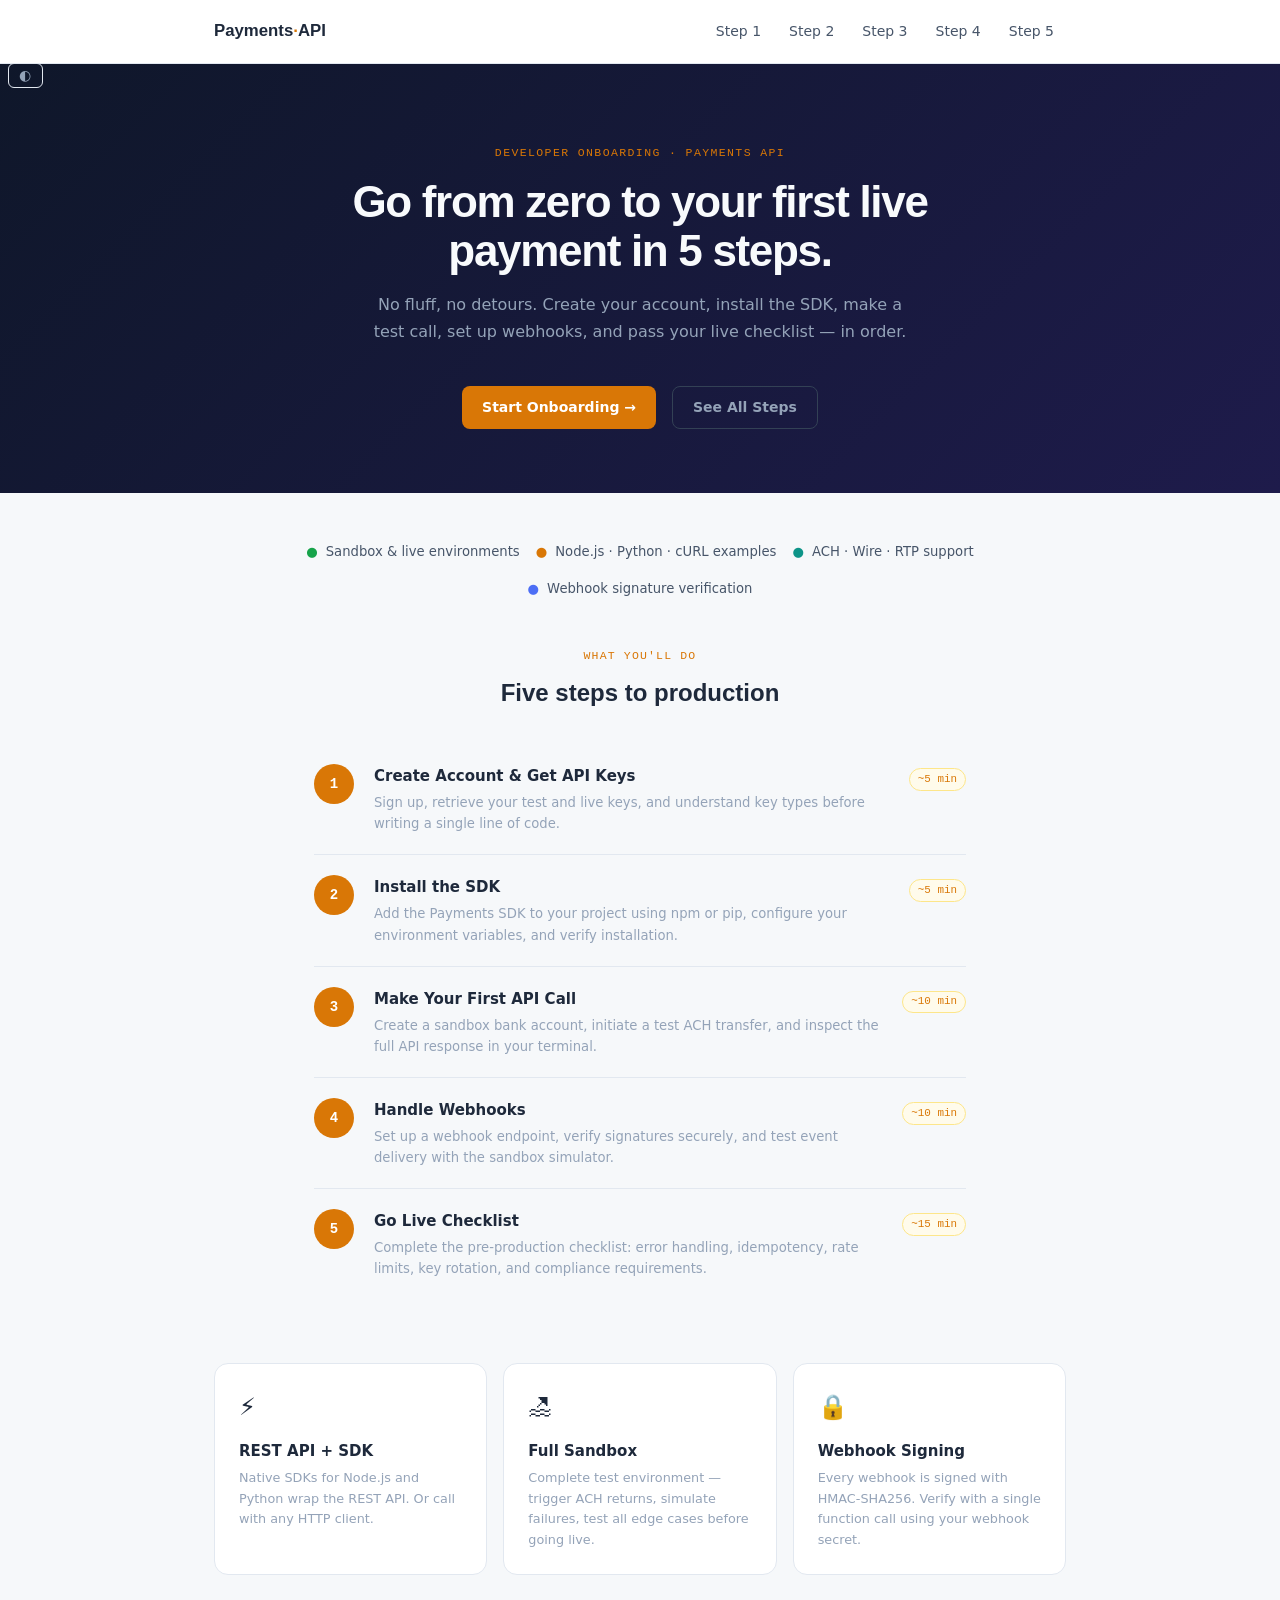
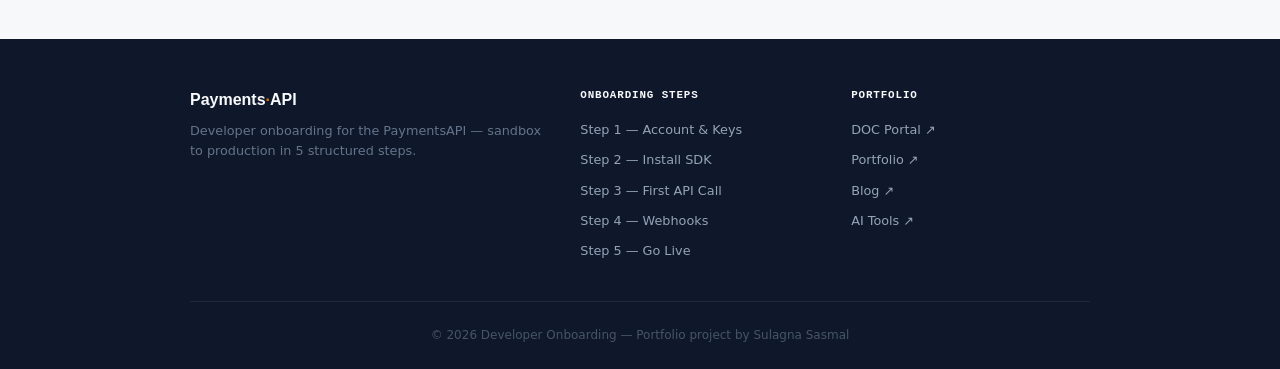
<file: index.html>
<!DOCTYPE html>
<html lang="en">
<head>
<meta charset="UTF-8">
<meta name="viewport" content="width=device-width, initial-scale=1.0">
<title>Developer Onboarding — Payments API</title>
<link rel="stylesheet" href="assets/css/style.css">
<link rel="icon" href="data:image/svg+xml,<svg xmlns='http://www.w3.org/2000/svg' viewBox='0 0 100 100'><text y='.9em' font-size='90'>🎯</text></svg>">
<script>(function(){var t=localStorage.getItem("theme");if(t)document.documentElement.setAttribute("data-theme",t);else if(window.matchMedia("(prefers-color-scheme:dark)").matches)document.documentElement.setAttribute("data-theme","dark");else document.documentElement.setAttribute("data-theme","light");})()</script>
</head>
<body>

<nav class="nav">
  <div class="nav-inner">
    <a href="index.html" class="nav-brand">Payments<span>·</span>API</a>
    <div class="nav-links">
      <a href="step-1.html" class="nav-link">Step 1</a>
      <a href="step-2.html" class="nav-link">Step 2</a>
      <a href="step-3.html" class="nav-link">Step 3</a>
      <a href="step-4.html" class="nav-link">Step 4</a>
      <a href="step-5.html" class="nav-link">Step 5</a>
    </div>
  </div>
  <button class="theme-toggle" id="theme-toggle" aria-label="Toggle dark mode">&#9680;</button>
</nav>

<div class="hero">
  <div class="hero-eyebrow">Developer Onboarding · Payments API</div>
  <h1>Go from zero to your first live payment in 5 steps.</h1>
  <p class="hero-sub">No fluff, no detours. Create your account, install the SDK, make a test call, set up webhooks, and pass your live checklist — in order.</p>
  <div class="hero-cta">
    <a href="step-1.html" class="btn btn-amber">Start Onboarding →</a>
    <a href="#overview" class="btn btn-outline" style="color:#94a3b8;border-color:#334155;">See All Steps</a>
  </div>
</div>

<!-- Feature strip -->
<div style="max-width:900px;margin:3rem auto 0;padding:0 1.5rem;">
  <div style="display:flex;gap:1rem;justify-content:center;flex-wrap:wrap;margin-bottom:3rem;">
    <div style="display:flex;align-items:center;gap:0.5rem;font-size:0.825rem;color:var(--text-2);">
      <span style="color:var(--green);">●</span> Sandbox &amp; live environments
    </div>
    <div style="display:flex;align-items:center;gap:0.5rem;font-size:0.825rem;color:var(--text-2);">
      <span style="color:var(--amber);">●</span> Node.js · Python · cURL examples
    </div>
    <div style="display:flex;align-items:center;gap:0.5rem;font-size:0.825rem;color:var(--text-2);">
      <span style="color:var(--teal);">●</span> ACH · Wire · RTP support
    </div>
    <div style="display:flex;align-items:center;gap:0.5rem;font-size:0.825rem;color:var(--text-2);">
      <span style="color:var(--indigo);">●</span> Webhook signature verification
    </div>
  </div>
</div>

<!-- Steps overview -->
<div class="steps-overview" id="overview">
  <div style="text-align:center;margin-bottom:2rem;">
    <div style="font-family:var(--font-mono);font-size:0.72rem;color:var(--amber);letter-spacing:0.1em;text-transform:uppercase;margin-bottom:0.5rem;">What You'll Do</div>
    <h2 style="font-family:var(--font-display);font-size:1.5rem;font-weight:800;color:var(--text);">Five steps to production</h2>
  </div>

  <div class="overview-step">
    <div class="overview-num">1</div>
    <div>
      <div class="overview-title">Create Account &amp; Get API Keys</div>
      <div class="overview-sub">Sign up, retrieve your test and live keys, and understand key types before writing a single line of code.</div>
    </div>
    <div class="overview-time">~5 min</div>
  </div>

  <div class="overview-step">
    <div class="overview-num">2</div>
    <div>
      <div class="overview-title">Install the SDK</div>
      <div class="overview-sub">Add the Payments SDK to your project using npm or pip, configure your environment variables, and verify installation.</div>
    </div>
    <div class="overview-time">~5 min</div>
  </div>

  <div class="overview-step">
    <div class="overview-num">3</div>
    <div>
      <div class="overview-title">Make Your First API Call</div>
      <div class="overview-sub">Create a sandbox bank account, initiate a test ACH transfer, and inspect the full API response in your terminal.</div>
    </div>
    <div class="overview-time">~10 min</div>
  </div>

  <div class="overview-step">
    <div class="overview-num">4</div>
    <div>
      <div class="overview-title">Handle Webhooks</div>
      <div class="overview-sub">Set up a webhook endpoint, verify signatures securely, and test event delivery with the sandbox simulator.</div>
    </div>
    <div class="overview-time">~10 min</div>
  </div>

  <div class="overview-step">
    <div class="overview-num">5</div>
    <div>
      <div class="overview-title">Go Live Checklist</div>
      <div class="overview-sub">Complete the pre-production checklist: error handling, idempotency, rate limits, key rotation, and compliance requirements.</div>
    </div>
    <div class="overview-time">~15 min</div>
  </div>
</div>

<!-- Feature grid -->
<div class="feature-grid">
  <div class="feature-card">
    <div class="feature-icon">⚡</div>
    <div class="feature-title">REST API + SDK</div>
    <div class="feature-desc">Native SDKs for Node.js and Python wrap the REST API. Or call with any HTTP client.</div>
  </div>
  <div class="feature-card">
    <div class="feature-icon">🏖</div>
    <div class="feature-title">Full Sandbox</div>
    <div class="feature-desc">Complete test environment — trigger ACH returns, simulate failures, test all edge cases before going live.</div>
  </div>
  <div class="feature-card">
    <div class="feature-icon">🔒</div>
    <div class="feature-title">Webhook Signing</div>
    <div class="feature-desc">Every webhook is signed with HMAC-SHA256. Verify with a single function call using your webhook secret.</div>
  </div>
</div>

<footer class="footer">
  <div class="footer-grid">
    <div>
      <div class="footer-brand">Payments<span>·</span>API</div>
      <p class="footer-desc">Developer onboarding for the PaymentsAPI — sandbox to production in 5 structured steps.</p>
    </div>
    <div>
      <div class="footer-col-title">Onboarding Steps</div>
      <ul class="footer-links">
        <li><a href="step-1.html">Step 1 — Account &amp; Keys</a></li>
        <li><a href="step-2.html">Step 2 — Install SDK</a></li>
        <li><a href="step-3.html">Step 3 — First API Call</a></li>
        <li><a href="step-4.html">Step 4 — Webhooks</a></li>
        <li><a href="step-5.html">Step 5 — Go Live</a></li>
      </ul>
    </div>
    <div>
      <div class="footer-col-title">Portfolio</div>
      <ul class="footer-links">
        <li><a href="https://sulagnasasmal.github.io/doc-portal/" target="_blank" rel="noopener">DOC Portal ↗</a></li>
        <li><a href="https://sulagnasasmal.com/" target="_blank" rel="noopener">Portfolio ↗</a></li>
        <li><a href="https://sulagnasasmal.com/blog" target="_blank" rel="noopener">Blog ↗</a></li>
        <li><a href="https://sulagnasasmal.github.io/ai-doc-tools/" target="_blank" rel="noopener">AI Tools ↗</a></li>
      </ul>
    </div>
  </div>
  <div class="footer-bottom"><span>© 2026 Developer Onboarding — Portfolio project by Sulagna Sasmal</span></div>
</footer>

<script src="assets/js/onboarding.js"></script>
<script src="assets/js/theme.js"></script>
</body>
</html>
</file>
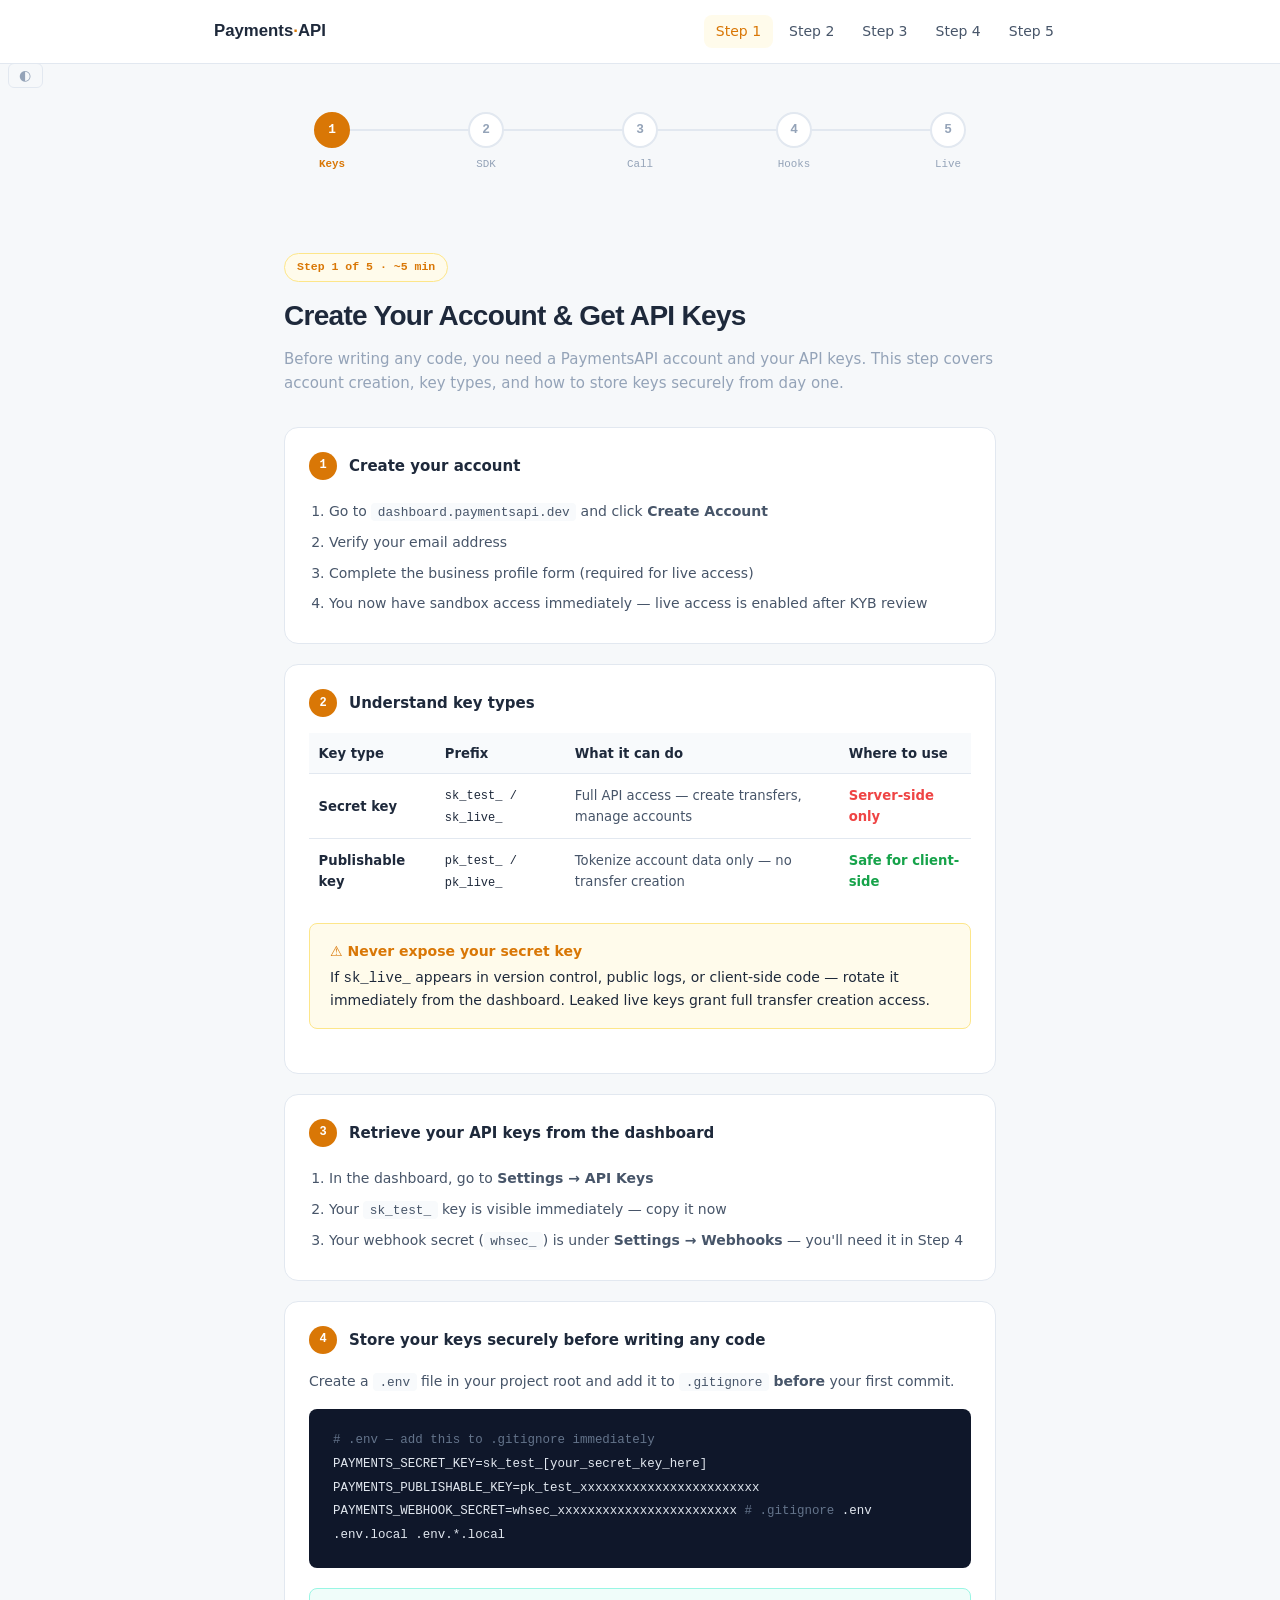
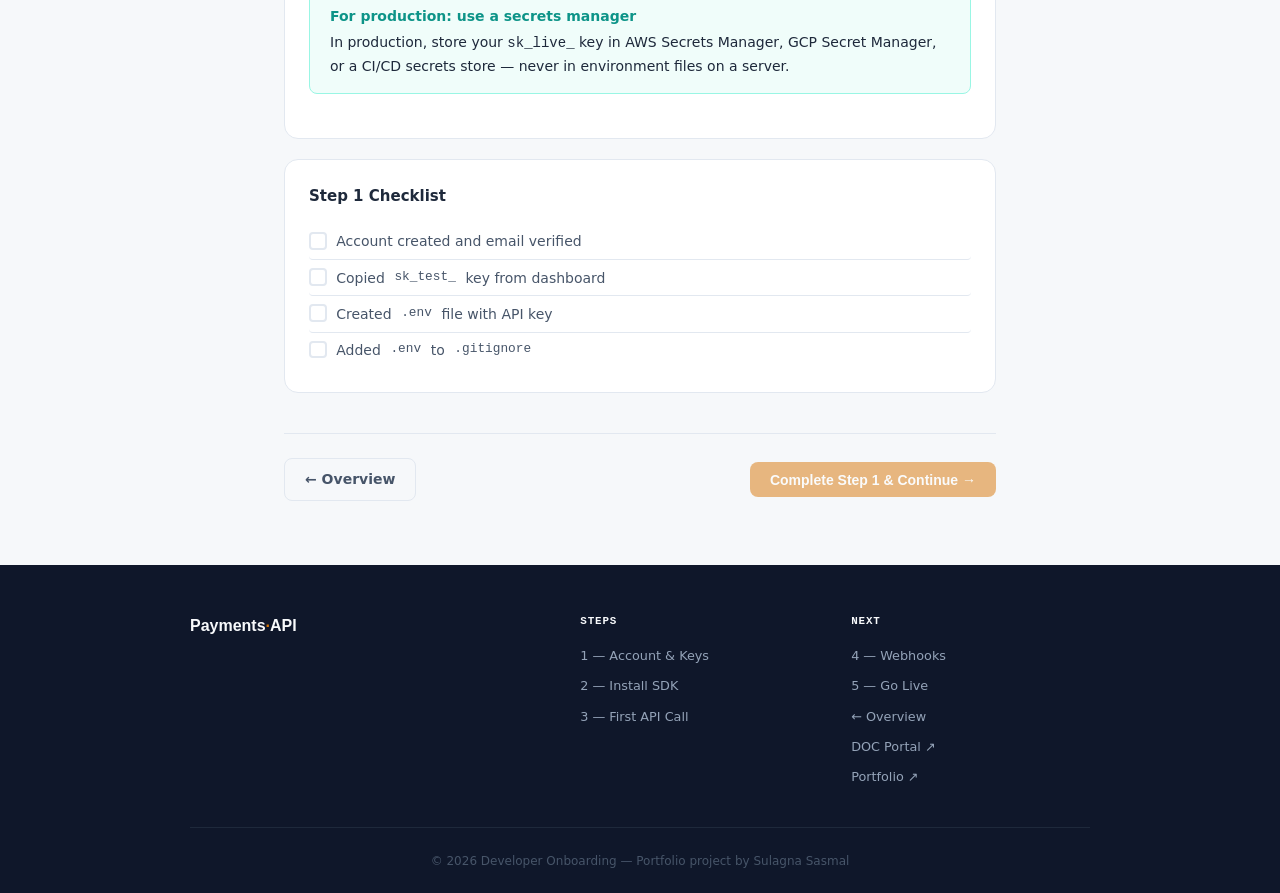
<file: step-1.html>
<!DOCTYPE html>
<html lang="en">
<head>
<meta charset="UTF-8">
<meta name="viewport" content="width=device-width, initial-scale=1.0">
<title>Step 1: Create Account & Get API Keys — Developer Onboarding</title>
<link rel="stylesheet" href="assets/css/style.css">
<link rel="icon" href="data:image/svg+xml,<svg xmlns='http://www.w3.org/2000/svg' viewBox='0 0 100 100'><text y='.9em' font-size='90'>🎯</text></svg>">
<script>(function(){var t=localStorage.getItem("theme");if(t)document.documentElement.setAttribute("data-theme",t);else if(window.matchMedia("(prefers-color-scheme:dark)").matches)document.documentElement.setAttribute("data-theme","dark");else document.documentElement.setAttribute("data-theme","light");})()</script>
</head>
<body>

<nav class="nav">
  <div class="nav-inner">
    <a href="index.html" class="nav-brand">Payments<span>·</span>API</a>
    <div class="nav-links">
      <a href="step-1.html" class="nav-link active">Step 1</a>
      <a href="step-2.html" class="nav-link">Step 2</a>
      <a href="step-3.html" class="nav-link">Step 3</a>
      <a href="step-4.html" class="nav-link">Step 4</a>
      <a href="step-5.html" class="nav-link">Step 5</a>
    </div>
  </div>
  <button class="theme-toggle" id="theme-toggle" aria-label="Toggle dark mode">&#9680;</button>
</nav>

<div class="progress-track">
  <div class="progress-steps">
    <div class="progress-line"><div class="progress-line-fill" style="width:0%;"></div></div>
    <a href="step-1.html" class="step-dot active" data-step="1">1</a>
    <a href="step-2.html" class="step-dot" data-step="2">2</a>
    <a href="step-3.html" class="step-dot" data-step="3">3</a>
    <a href="step-4.html" class="step-dot" data-step="4">4</a>
    <a href="step-5.html" class="step-dot" data-step="5">5</a>
  </div>
  <div class="progress-labels">
    <span class="step-label active" data-step="1">Keys</span>
    <span class="step-label" data-step="2">SDK</span>
    <span class="step-label" data-step="3">Call</span>
    <span class="step-label" data-step="4">Hooks</span>
    <span class="step-label" data-step="5">Live</span>
  </div>
</div>

<div class="step-layout">
  <div class="step-header-section">
    <div class="step-badge">Step 1 of 5 · ~5 min</div>
    <h1 class="step-title">Create Your Account &amp; Get API Keys</h1>
    <p class="step-sub">Before writing any code, you need a PaymentsAPI account and your API keys. This step covers account creation, key types, and how to store keys securely from day one.</p>
  </div>

  <!-- Task 1 -->
  <div class="task-card">
    <div class="task-card-header">
      <div class="task-num">1</div>
      <div class="task-title">Create your account</div>
    </div>
    <ol style="font-size:0.875rem;color:var(--text-2);padding-left:1.25rem;line-height:2.2;">
      <li>Go to <code style="background:var(--surface-2);padding:0.1rem 0.4rem;border-radius:0.25rem;font-family:var(--font-mono);font-size:0.8rem;">dashboard.paymentsapi.dev</code> and click <strong>Create Account</strong></li>
      <li>Verify your email address</li>
      <li>Complete the business profile form (required for live access)</li>
      <li>You now have sandbox access immediately — live access is enabled after KYB review</li>
    </ol>
  </div>

  <!-- Task 2 -->
  <div class="task-card">
    <div class="task-card-header">
      <div class="task-num">2</div>
      <div class="task-title">Understand key types</div>
    </div>
    <table style="width:100%;border-collapse:collapse;font-size:0.825rem;margin-bottom:0.75rem;">
      <thead>
        <tr style="background:var(--surface-2);text-align:left;">
          <th style="padding:0.6rem;border-bottom:1px solid var(--border);">Key type</th>
          <th style="padding:0.6rem;border-bottom:1px solid var(--border);">Prefix</th>
          <th style="padding:0.6rem;border-bottom:1px solid var(--border);">What it can do</th>
          <th style="padding:0.6rem;border-bottom:1px solid var(--border);">Where to use</th>
        </tr>
      </thead>
      <tbody>
        <tr style="border-bottom:1px solid var(--border);">
          <td style="padding:0.6rem;font-weight:600;">Secret key</td>
          <td style="padding:0.6rem;"><code style="font-family:var(--font-mono);font-size:0.75rem;">sk_test_ / sk_live_</code></td>
          <td style="padding:0.6rem;color:var(--text-2);">Full API access — create transfers, manage accounts</td>
          <td style="padding:0.6rem;color:#ef4444;font-weight:600;">Server-side only</td>
        </tr>
        <tr>
          <td style="padding:0.6rem;font-weight:600;">Publishable key</td>
          <td style="padding:0.6rem;"><code style="font-family:var(--font-mono);font-size:0.75rem;">pk_test_ / pk_live_</code></td>
          <td style="padding:0.6rem;color:var(--text-2);">Tokenize account data only — no transfer creation</td>
          <td style="padding:0.6rem;color:var(--green);font-weight:600;">Safe for client-side</td>
        </tr>
      </tbody>
    </table>
    <div class="callout callout-warning">
      <div class="callout-title">⚠ Never expose your secret key</div>
      If <code>sk_live_</code> appears in version control, public logs, or client-side code — rotate it immediately from the dashboard. Leaked live keys grant full transfer creation access.
    </div>
  </div>

  <!-- Task 3 -->
  <div class="task-card">
    <div class="task-card-header">
      <div class="task-num">3</div>
      <div class="task-title">Retrieve your API keys from the dashboard</div>
    </div>
    <ol style="font-size:0.875rem;color:var(--text-2);padding-left:1.25rem;line-height:2.2;">
      <li>In the dashboard, go to <strong>Settings → API Keys</strong></li>
      <li>Your <code style="background:var(--surface-2);padding:0.1rem 0.4rem;border-radius:0.25rem;font-family:var(--font-mono);font-size:0.8rem;">sk_test_</code> key is visible immediately — copy it now</li>
      <li>Your webhook secret (<code style="background:var(--surface-2);padding:0.1rem 0.4rem;border-radius:0.25rem;font-family:var(--font-mono);font-size:0.8rem;">whsec_</code>) is under <strong>Settings → Webhooks</strong> — you'll need it in Step 4</li>
    </ol>
  </div>

  <!-- Task 4 -->
  <div class="task-card">
    <div class="task-card-header">
      <div class="task-num">4</div>
      <div class="task-title">Store your keys securely before writing any code</div>
    </div>
    <p style="font-size:0.875rem;color:var(--text-2);margin-bottom:0.75rem;">Create a <code style="background:var(--surface-2);padding:0.1rem 0.4rem;border-radius:0.25rem;font-family:var(--font-mono);font-size:0.8rem;">.env</code> file in your project root and add it to <code style="background:var(--surface-2);padding:0.1rem 0.4rem;border-radius:0.25rem;font-family:var(--font-mono);font-size:0.8rem;">.gitignore</code> <strong>before</strong> your first commit.</p>

    <div class="code-block">
<span class="cmt"># .env — add this to .gitignore immediately</span>
PAYMENTS_SECRET_KEY=sk_test_[your_secret_key_here]
PAYMENTS_PUBLISHABLE_KEY=pk_test_xxxxxxxxxxxxxxxxxxxxxxxx
PAYMENTS_WEBHOOK_SECRET=whsec_xxxxxxxxxxxxxxxxxxxxxxxx

<span class="cmt"># .gitignore</span>
.env
.env.local
.env.*.local</div>

    <div class="callout callout-tip">
      <div class="callout-title">For production: use a secrets manager</div>
      In production, store your <code>sk_live_</code> key in AWS Secrets Manager, GCP Secret Manager, or a CI/CD secrets store — never in environment files on a server.
    </div>
  </div>

  <!-- Step checklist -->
  <div style="background:var(--surface);border:1px solid var(--border);border-radius:var(--radius-lg);padding:1.5rem;margin-bottom:1.25rem;">
    <div style="font-weight:700;margin-bottom:1rem;">Step 1 Checklist</div>
    <ul class="checklist" id="step1-checklist">
      <li><span class="check-box"></span>Account created and email verified</li>
      <li><span class="check-box"></span>Copied <code style="font-family:var(--font-mono);font-size:0.8rem;">sk_test_</code> key from dashboard</li>
      <li><span class="check-box"></span>Created <code style="font-family:var(--font-mono);font-size:0.8rem;">.env</code> file with API key</li>
      <li><span class="check-box"></span>Added <code style="font-family:var(--font-mono);font-size:0.8rem;">.env</code> to <code style="font-family:var(--font-mono);font-size:0.8rem;">.gitignore</code></li>
    </ul>
  </div>

  <div class="step-nav">
    <a href="index.html" class="btn btn-outline">← Overview</a>
    <button id="complete-step-btn" class="btn btn-amber" onclick="completeAndNext()" disabled style="opacity:0.5;">
      Complete Step 1 &amp; Continue →
    </button>
  </div>
</div>

<footer class="footer">
  <div class="footer-grid">
    <div><div class="footer-brand">Payments<span>·</span>API</div></div>
    <div>
      <div class="footer-col-title">Steps</div>
      <ul class="footer-links">
        <li><a href="step-1.html">1 — Account &amp; Keys</a></li>
        <li><a href="step-2.html">2 — Install SDK</a></li>
        <li><a href="step-3.html">3 — First API Call</a></li>
      </ul>
    </div>
    <div>
      <div class="footer-col-title">Next</div>
      <ul class="footer-links">
        <li><a href="step-4.html">4 — Webhooks</a></li>
        <li><a href="step-5.html">5 — Go Live</a></li>
        <li><a href="index.html">← Overview</a></li>
        <li><a href="https://sulagnasasmal.github.io/doc-portal/" target="_blank" rel="noopener">DOC Portal ↗</a></li>
        <li><a href="https://sulagnasasmal.com/" target="_blank" rel="noopener">Portfolio ↗</a></li>
      </ul>
    </div>
  </div>
  <div class="footer-bottom"><span>© 2026 Developer Onboarding — Portfolio project by Sulagna Sasmal</span></div>
</footer>

<script src="assets/js/onboarding.js"></script>
<script>
  renderProgressTrack(1);
  initChecklist("step1");

  function completeAndNext() {
    markStepComplete(1);
    window.location.href = "step-2.html";
  }
</script>
<script src="assets/js/theme.js"></script>
</body>
</html>
</file>
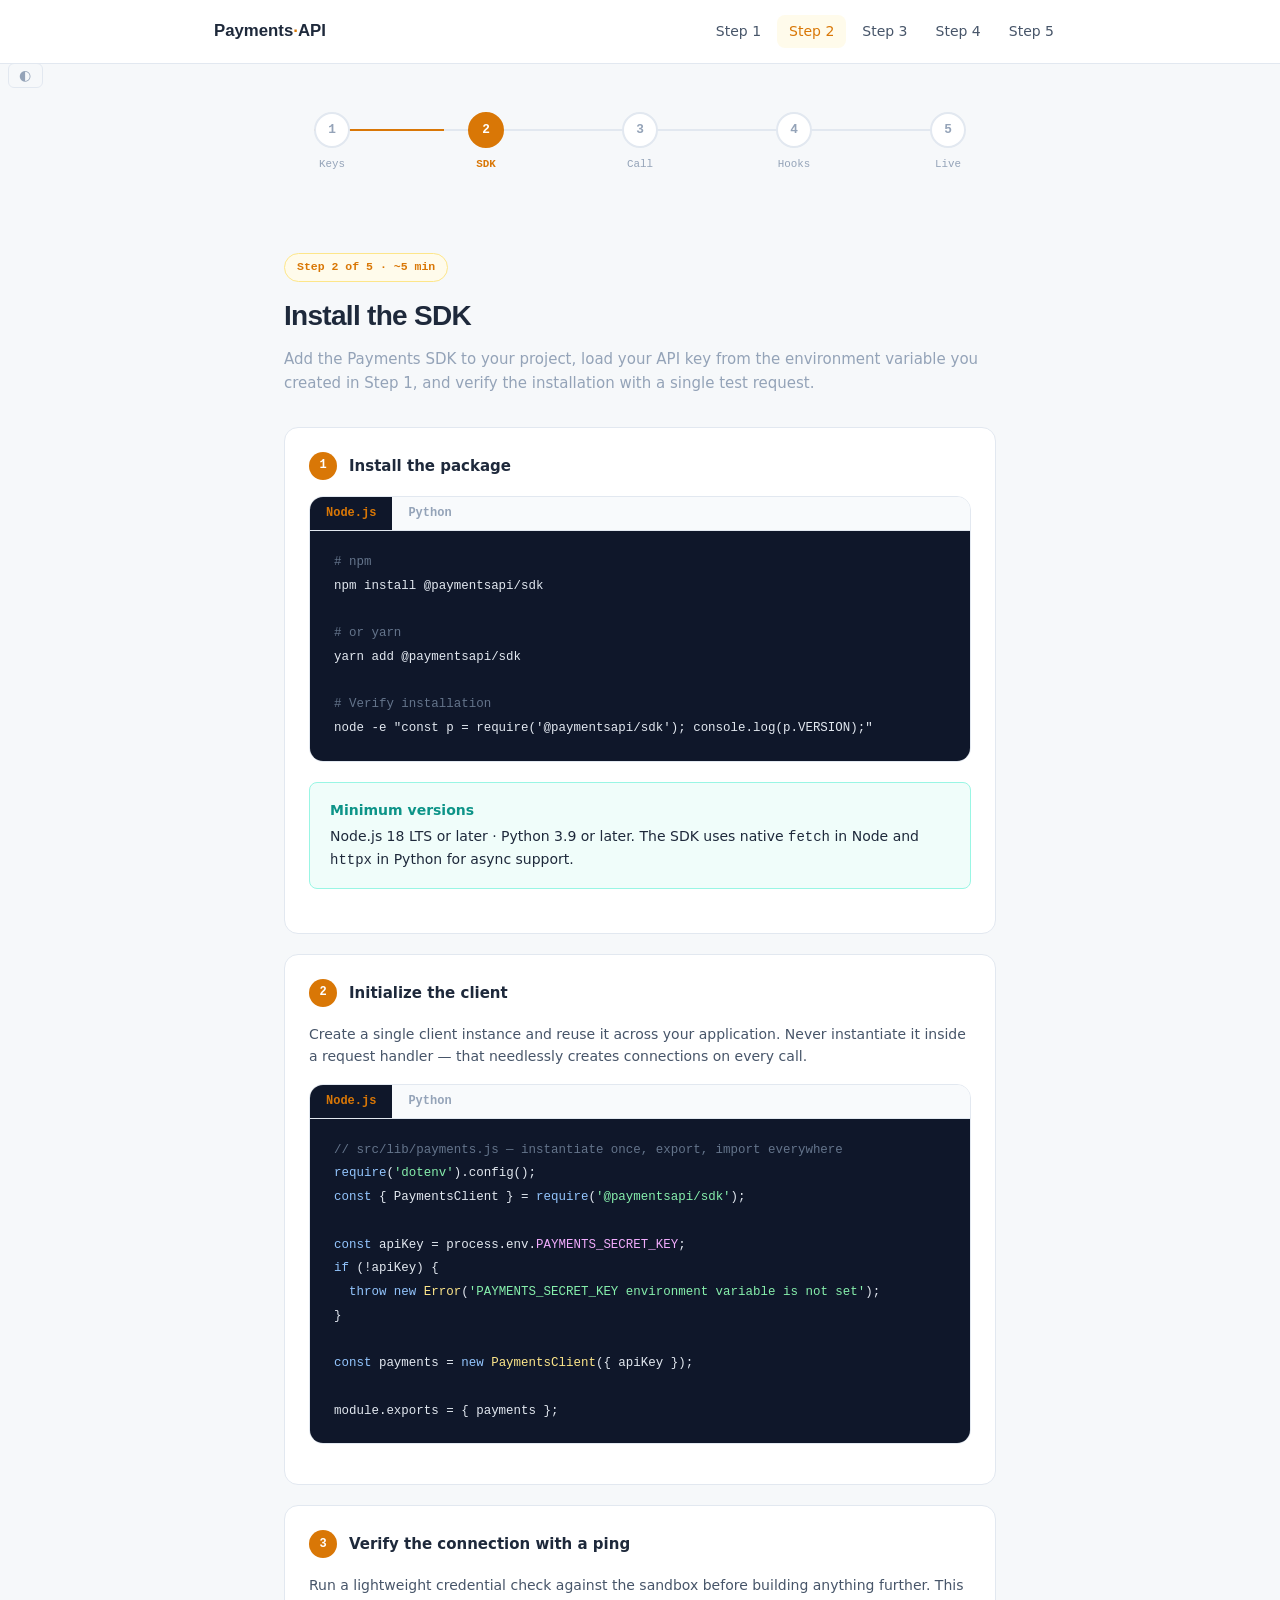
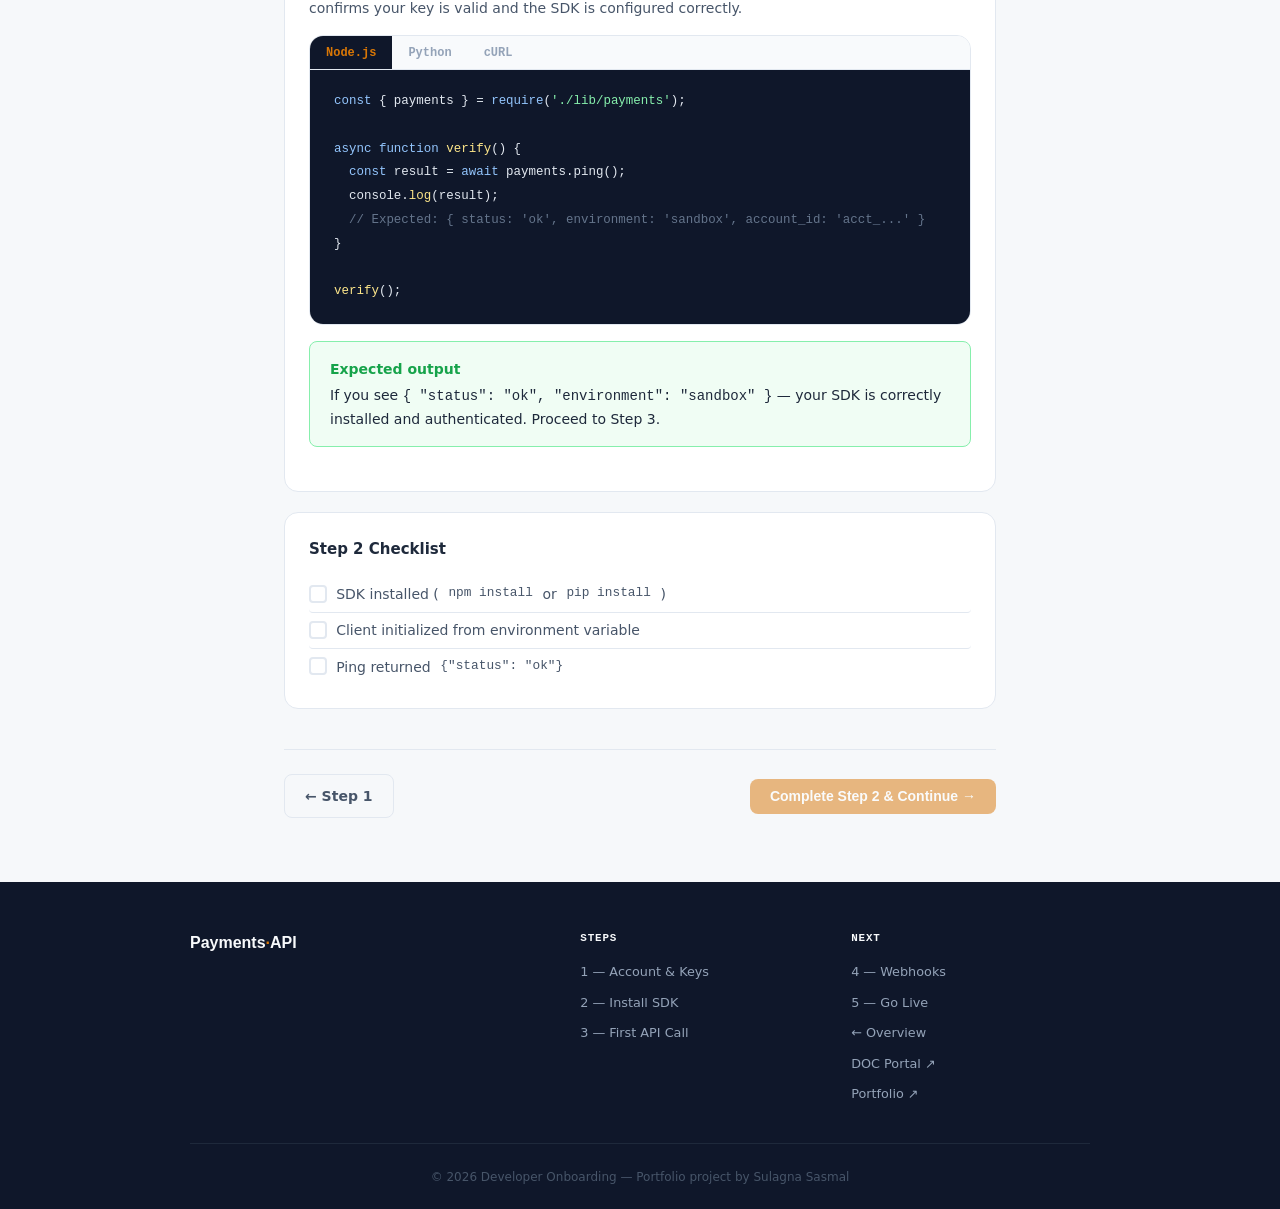
<file: step-2.html>
<!DOCTYPE html>
<html lang="en">
<head>
<meta charset="UTF-8">
<meta name="viewport" content="width=device-width, initial-scale=1.0">
<title>Step 2: Install the SDK — Developer Onboarding</title>
<link rel="stylesheet" href="assets/css/style.css">
<link rel="icon" href="data:image/svg+xml,<svg xmlns='http://www.w3.org/2000/svg' viewBox='0 0 100 100'><text y='.9em' font-size='90'>🎯</text></svg>">
<script>(function(){var t=localStorage.getItem("theme");if(t)document.documentElement.setAttribute("data-theme",t);else if(window.matchMedia("(prefers-color-scheme:dark)").matches)document.documentElement.setAttribute("data-theme","dark");else document.documentElement.setAttribute("data-theme","light");})()</script>
</head>
<body>

<nav class="nav">
  <div class="nav-inner">
    <a href="index.html" class="nav-brand">Payments<span>·</span>API</a>
    <div class="nav-links">
      <a href="step-1.html" class="nav-link">Step 1</a>
      <a href="step-2.html" class="nav-link active">Step 2</a>
      <a href="step-3.html" class="nav-link">Step 3</a>
      <a href="step-4.html" class="nav-link">Step 4</a>
      <a href="step-5.html" class="nav-link">Step 5</a>
    </div>
  </div>
  <button class="theme-toggle" id="theme-toggle" aria-label="Toggle dark mode">&#9680;</button>
</nav>

<div class="progress-track">
  <div class="progress-steps">
    <div class="progress-line"><div class="progress-line-fill" style="width:20%;"></div></div>
    <a href="step-1.html" class="step-dot done" data-step="1"></a>
    <a href="step-2.html" class="step-dot active" data-step="2">2</a>
    <a href="step-3.html" class="step-dot" data-step="3">3</a>
    <a href="step-4.html" class="step-dot" data-step="4">4</a>
    <a href="step-5.html" class="step-dot" data-step="5">5</a>
  </div>
  <div class="progress-labels">
    <span class="step-label done" data-step="1">Keys</span>
    <span class="step-label active" data-step="2">SDK</span>
    <span class="step-label" data-step="3">Call</span>
    <span class="step-label" data-step="4">Hooks</span>
    <span class="step-label" data-step="5">Live</span>
  </div>
</div>

<div class="step-layout">
  <div class="step-header-section">
    <div class="step-badge">Step 2 of 5 · ~5 min</div>
    <h1 class="step-title">Install the SDK</h1>
    <p class="step-sub">Add the Payments SDK to your project, load your API key from the environment variable you created in Step 1, and verify the installation with a single test request.</p>
  </div>

  <!-- Task 1 -->
  <div class="task-card">
    <div class="task-card-header">
      <div class="task-num">1</div>
      <div class="task-title">Install the package</div>
    </div>
    <div class="code-tabs-wrap">
      <div class="code-tabs-header">
        <button class="code-tab" data-lang="node">Node.js</button>
        <button class="code-tab" data-lang="python">Python</button>
      </div>
      <div class="code-tab-content">
        <pre class="code-block"><span class="cmt"># npm</span>
npm install @paymentsapi/sdk

<span class="cmt"># or yarn</span>
yarn add @paymentsapi/sdk

<span class="cmt"># Verify installation</span>
node -e "const p = require('@paymentsapi/sdk'); console.log(p.VERSION);"</pre>
      </div>
      <div class="code-tab-content">
        <pre class="code-block"><span class="cmt"># pip</span>
pip install paymentsapi

<span class="cmt"># or with uv / pipenv</span>
uv add paymentsapi

<span class="cmt"># Verify installation</span>
python -c "import paymentsapi; print(paymentsapi.__version__)"</pre>
      </div>
    </div>
    <div class="callout callout-tip">
      <div class="callout-title">Minimum versions</div>
      Node.js 18 LTS or later · Python 3.9 or later. The SDK uses native <code>fetch</code> in Node and <code>httpx</code> in Python for async support.
    </div>
  </div>

  <!-- Task 2 -->
  <div class="task-card">
    <div class="task-card-header">
      <div class="task-num">2</div>
      <div class="task-title">Initialize the client</div>
    </div>
    <p style="font-size:0.875rem;color:var(--text-2);margin-bottom:0.75rem;">Create a single client instance and reuse it across your application. Never instantiate it inside a request handler — that needlessly creates connections on every call.</p>
    <div class="code-tabs-wrap">
      <div class="code-tabs-header">
        <button class="code-tab" data-lang="node">Node.js</button>
        <button class="code-tab" data-lang="python">Python</button>
      </div>
      <div class="code-tab-content">
        <pre class="code-block"><span class="cmt">// src/lib/payments.js — instantiate once, export, import everywhere</span>
<span class="kw">require</span>(<span class="str">'dotenv'</span>).config();
<span class="kw">const</span> { PaymentsClient } = <span class="kw">require</span>(<span class="str">'@paymentsapi/sdk'</span>);

<span class="kw">const</span> apiKey = process.env.<span class="var">PAYMENTS_SECRET_KEY</span>;
<span class="kw">if</span> (!apiKey) {
  <span class="kw">throw new</span> <span class="fn">Error</span>(<span class="str">'PAYMENTS_SECRET_KEY environment variable is not set'</span>);
}

<span class="kw">const</span> payments = <span class="kw">new</span> <span class="fn">PaymentsClient</span>({ apiKey });

module.exports = { payments };</pre>
      </div>
      <div class="code-tab-content">
        <pre class="code-block"><span class="cmt"># src/lib/payments.py — instantiate once, import everywhere</span>
<span class="kw">import</span> os
<span class="kw">from</span> dotenv <span class="kw">import</span> load_dotenv
<span class="kw">from</span> paymentsapi <span class="kw">import</span> PaymentsClient

load_dotenv()

api_key = os.environ.get(<span class="str">"PAYMENTS_SECRET_KEY"</span>)
<span class="kw">if not</span> api_key:
    <span class="kw">raise</span> <span class="fn">EnvironmentError</span>(<span class="str">"PAYMENTS_SECRET_KEY environment variable is not set"</span>)

payments = <span class="fn">PaymentsClient</span>(api_key=api_key)</pre>
      </div>
    </div>
  </div>

  <!-- Task 3 -->
  <div class="task-card">
    <div class="task-card-header">
      <div class="task-num">3</div>
      <div class="task-title">Verify the connection with a ping</div>
    </div>
    <p style="font-size:0.875rem;color:var(--text-2);margin-bottom:0.75rem;">Run a lightweight credential check against the sandbox before building anything further. This confirms your key is valid and the SDK is configured correctly.</p>
    <div class="code-tabs-wrap">
      <div class="code-tabs-header">
        <button class="code-tab" data-lang="node">Node.js</button>
        <button class="code-tab" data-lang="python">Python</button>
        <button class="code-tab" data-lang="curl">cURL</button>
      </div>
      <div class="code-tab-content">
        <pre class="code-block"><span class="kw">const</span> { payments } = <span class="kw">require</span>(<span class="str">'./lib/payments'</span>);

<span class="kw">async function</span> <span class="fn">verify</span>() {
  <span class="kw">const</span> result = <span class="kw">await</span> payments.ping();
  console.<span class="fn">log</span>(result);
  <span class="cmt">// Expected: { status: 'ok', environment: 'sandbox', account_id: 'acct_...' }</span>
}

<span class="fn">verify</span>();</pre>
      </div>
      <div class="code-tab-content">
        <pre class="code-block"><span class="kw">from</span> src.lib.payments <span class="kw">import</span> payments

result = payments.<span class="fn">ping</span>()
<span class="fn">print</span>(result)
<span class="cmt"># Expected: {'status': 'ok', 'environment': 'sandbox', 'account_id': 'acct_...'}</span></pre>
      </div>
      <div class="code-tab-content">
        <pre class="code-block">curl https://api.paymentsapi.dev/v1/ping \
  -H <span class="str">"Authorization: Bearer $PAYMENTS_SECRET_KEY"</span>

<span class="cmt"># Expected response:</span>
<span class="cmt"># {</span>
<span class="cmt">#   "status": "ok",</span>
<span class="cmt">#   "environment": "sandbox",</span>
<span class="cmt">#   "account_id": "acct_..."</span>
<span class="cmt"># }</span></pre>
      </div>
    </div>
    <div class="callout callout-success" style="margin-top:1rem;">
      <div class="callout-title">Expected output</div>
      If you see <code>{ "status": "ok", "environment": "sandbox" }</code> — your SDK is correctly installed and authenticated. Proceed to Step 3.
    </div>
  </div>

  <!-- Step checklist -->
  <div style="background:var(--surface);border:1px solid var(--border);border-radius:var(--radius-lg);padding:1.5rem;margin-bottom:1.25rem;">
    <div style="font-weight:700;margin-bottom:1rem;">Step 2 Checklist</div>
    <ul class="checklist" id="step2-checklist">
      <li><span class="check-box"></span>SDK installed (<code style="font-family:var(--font-mono);font-size:0.8rem;">npm install</code> or <code style="font-family:var(--font-mono);font-size:0.8rem;">pip install</code>)</li>
      <li><span class="check-box"></span>Client initialized from environment variable</li>
      <li><span class="check-box"></span>Ping returned <code style="font-family:var(--font-mono);font-size:0.8rem;">{"status": "ok"}</code></li>
    </ul>
  </div>

  <div class="step-nav">
    <a href="step-1.html" class="btn btn-outline">← Step 1</a>
    <button id="complete-step-btn" class="btn btn-amber" onclick="completeAndNext()" disabled style="opacity:0.5;">
      Complete Step 2 &amp; Continue →
    </button>
  </div>
</div>

<footer class="footer">
  <div class="footer-grid">
    <div><div class="footer-brand">Payments<span>·</span>API</div></div>
    <div>
      <div class="footer-col-title">Steps</div>
      <ul class="footer-links">
        <li><a href="step-1.html">1 — Account &amp; Keys</a></li>
        <li><a href="step-2.html">2 — Install SDK</a></li>
        <li><a href="step-3.html">3 — First API Call</a></li>
      </ul>
    </div>
    <div>
      <div class="footer-col-title">Next</div>
      <ul class="footer-links">
        <li><a href="step-4.html">4 — Webhooks</a></li>
        <li><a href="step-5.html">5 — Go Live</a></li>
        <li><a href="index.html">← Overview</a></li>
        <li><a href="https://sulagnasasmal.github.io/doc-portal/" target="_blank" rel="noopener">DOC Portal ↗</a></li>
        <li><a href="https://sulagnasasmal.com/" target="_blank" rel="noopener">Portfolio ↗</a></li>
      </ul>
    </div>
  </div>
  <div class="footer-bottom"><span>© 2026 Developer Onboarding — Portfolio project by Sulagna Sasmal</span></div>
</footer>

<script src="assets/js/onboarding.js"></script>
<script>
  renderProgressTrack(2);
  initChecklist("step2");

  function completeAndNext() {
    markStepComplete(2);
    window.location.href = "step-3.html";
  }
</script>
<script src="assets/js/theme.js"></script>
</body>
</html>
</file>
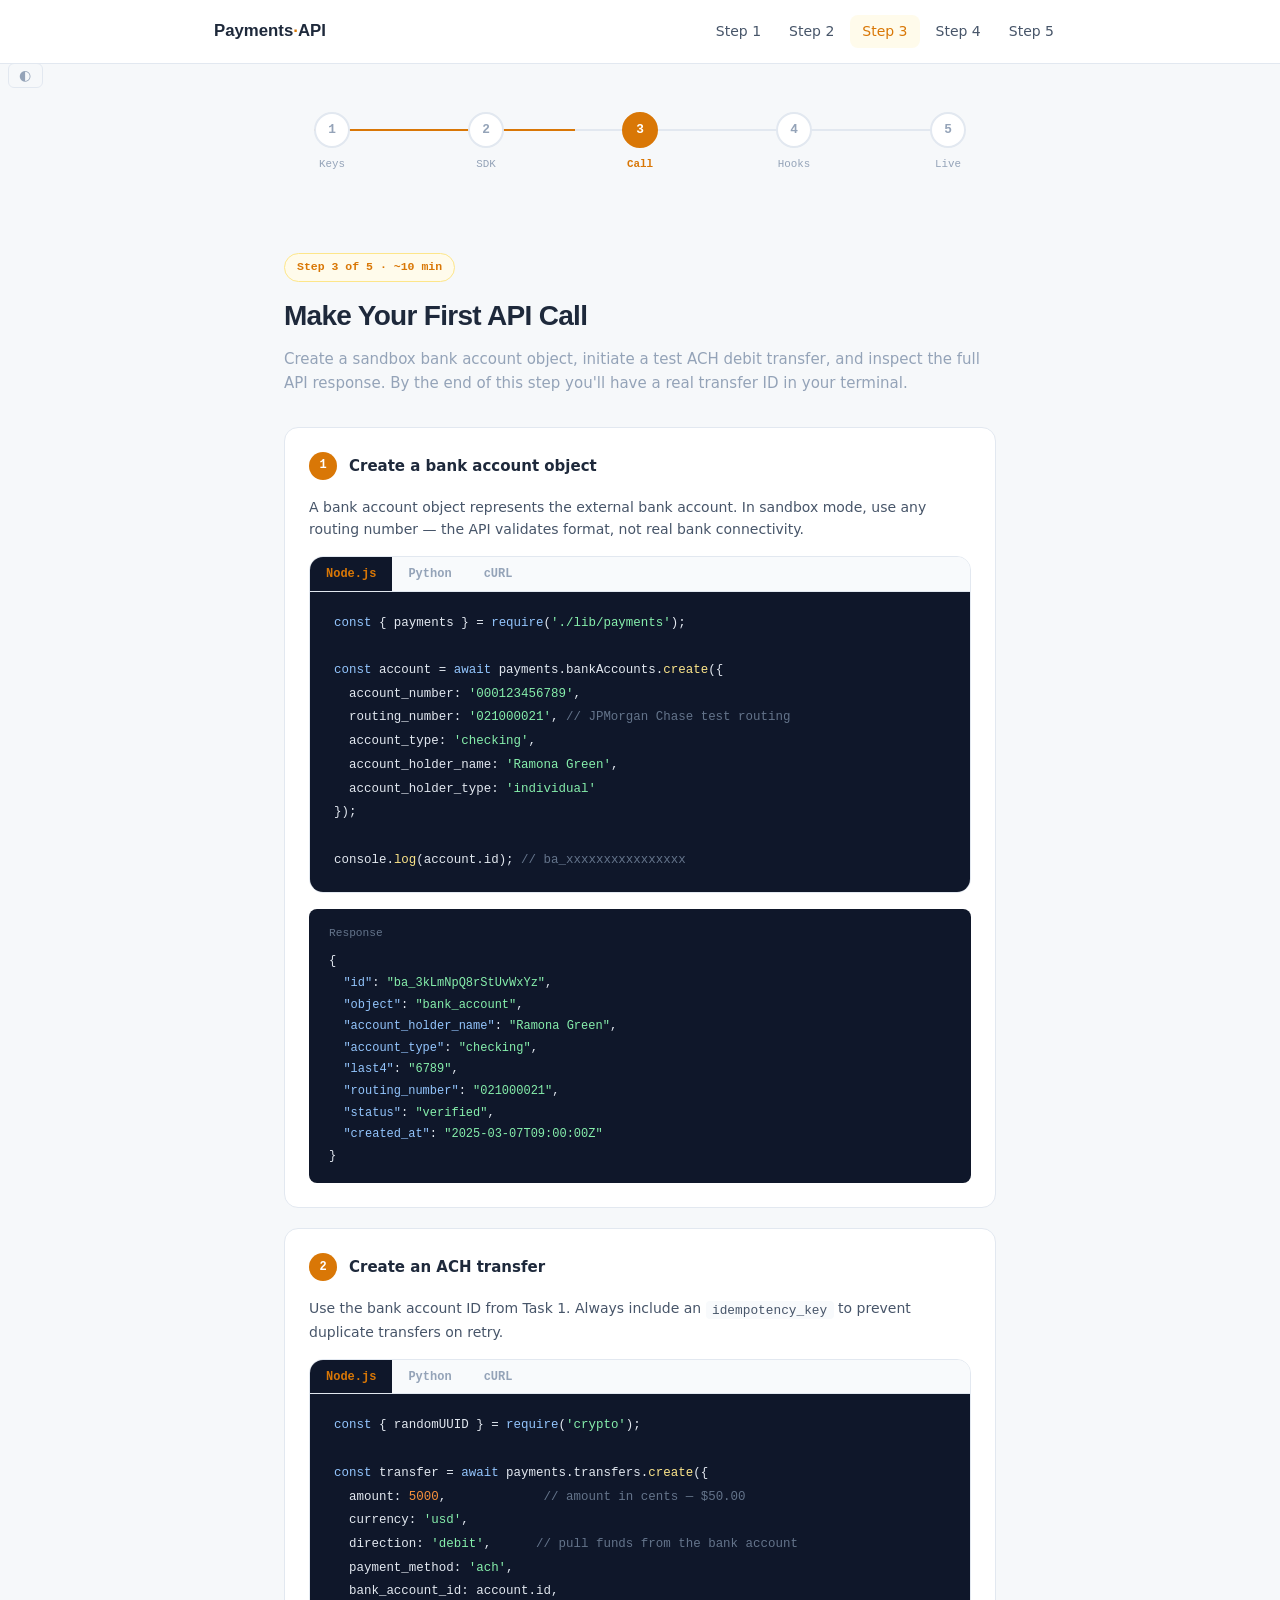
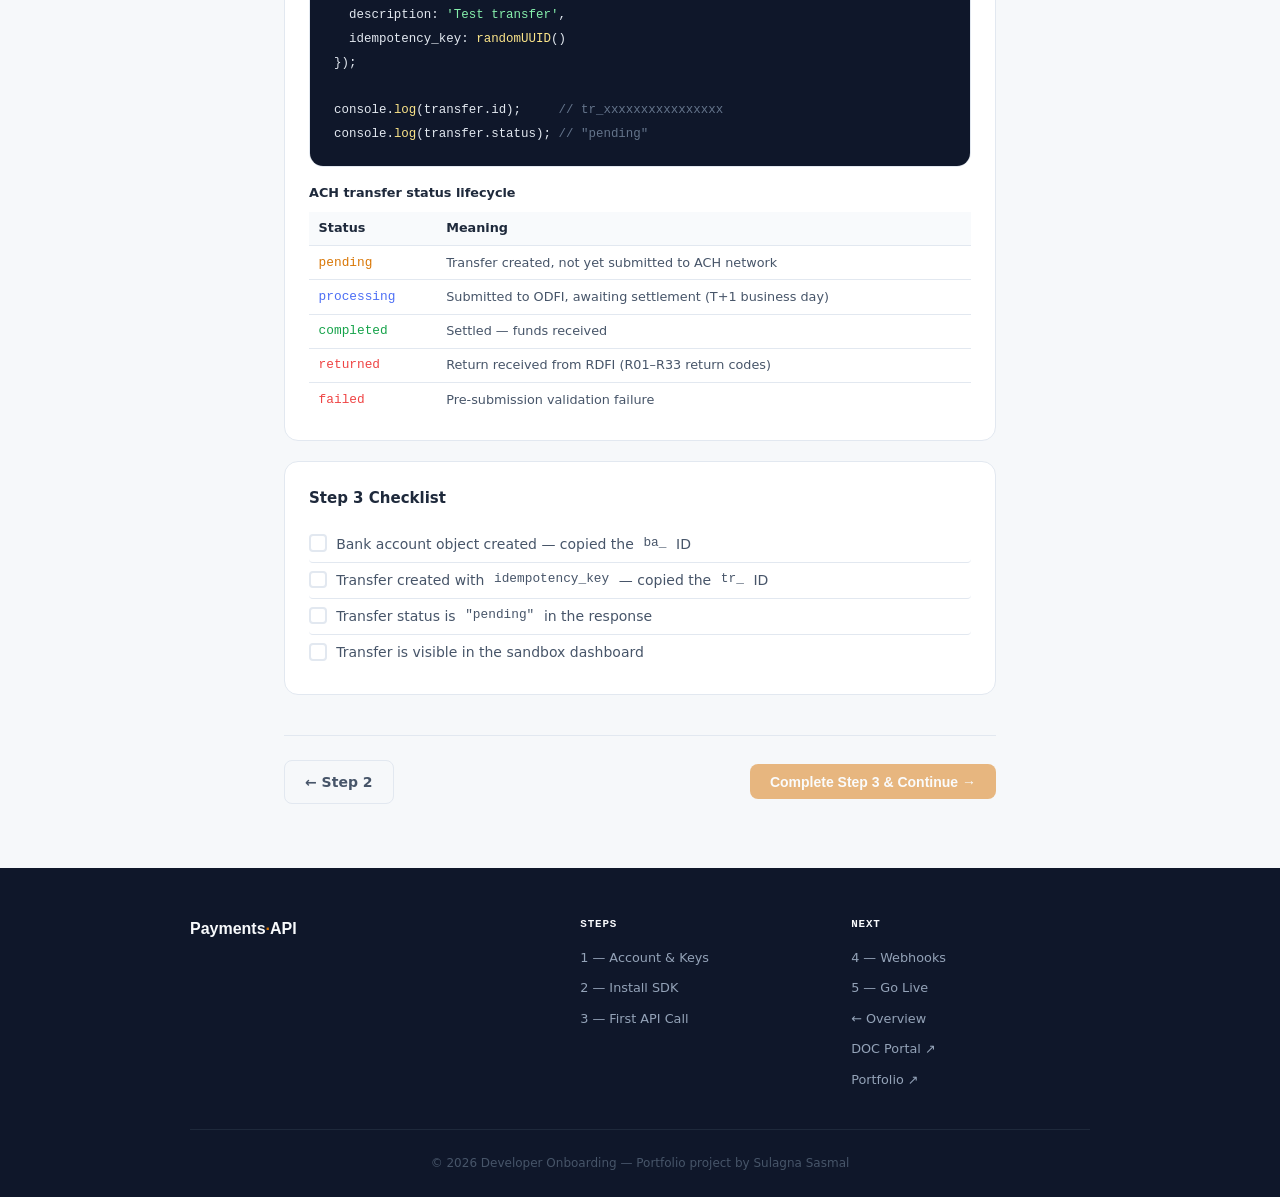
<file: step-3.html>
<!DOCTYPE html>
<html lang="en">
<head>
<meta charset="UTF-8">
<meta name="viewport" content="width=device-width, initial-scale=1.0">
<title>Step 3: Make Your First API Call — Developer Onboarding</title>
<link rel="stylesheet" href="assets/css/style.css">
<link rel="icon" href="data:image/svg+xml,<svg xmlns='http://www.w3.org/2000/svg' viewBox='0 0 100 100'><text y='.9em' font-size='90'>🎯</text></svg>">
<script>(function(){var t=localStorage.getItem("theme");if(t)document.documentElement.setAttribute("data-theme",t);else if(window.matchMedia("(prefers-color-scheme:dark)").matches)document.documentElement.setAttribute("data-theme","dark");else document.documentElement.setAttribute("data-theme","light");})()</script>
</head>
<body>

<nav class="nav">
  <div class="nav-inner">
    <a href="index.html" class="nav-brand">Payments<span>·</span>API</a>
    <div class="nav-links">
      <a href="step-1.html" class="nav-link">Step 1</a>
      <a href="step-2.html" class="nav-link">Step 2</a>
      <a href="step-3.html" class="nav-link active">Step 3</a>
      <a href="step-4.html" class="nav-link">Step 4</a>
      <a href="step-5.html" class="nav-link">Step 5</a>
    </div>
  </div>
  <button class="theme-toggle" id="theme-toggle" aria-label="Toggle dark mode">&#9680;</button>
</nav>

<div class="progress-track">
  <div class="progress-steps">
    <div class="progress-line"><div class="progress-line-fill" style="width:40%;"></div></div>
    <a href="step-1.html" class="step-dot done" data-step="1"></a>
    <a href="step-2.html" class="step-dot done" data-step="2"></a>
    <a href="step-3.html" class="step-dot active" data-step="3">3</a>
    <a href="step-4.html" class="step-dot" data-step="4">4</a>
    <a href="step-5.html" class="step-dot" data-step="5">5</a>
  </div>
  <div class="progress-labels">
    <span class="step-label done" data-step="1">Keys</span>
    <span class="step-label done" data-step="2">SDK</span>
    <span class="step-label active" data-step="3">Call</span>
    <span class="step-label" data-step="4">Hooks</span>
    <span class="step-label" data-step="5">Live</span>
  </div>
</div>

<div class="step-layout">
  <div class="step-header-section">
    <div class="step-badge">Step 3 of 5 · ~10 min</div>
    <h1 class="step-title">Make Your First API Call</h1>
    <p class="step-sub">Create a sandbox bank account object, initiate a test ACH debit transfer, and inspect the full API response. By the end of this step you'll have a real transfer ID in your terminal.</p>
  </div>

  <!-- Task 1 -->
  <div class="task-card">
    <div class="task-card-header">
      <div class="task-num">1</div>
      <div class="task-title">Create a bank account object</div>
    </div>
    <p style="font-size:0.875rem;color:var(--text-2);margin-bottom:0.75rem;">A bank account object represents the external bank account. In sandbox mode, use any routing number — the API validates format, not real bank connectivity.</p>
    <div class="code-tabs-wrap">
      <div class="code-tabs-header">
        <button class="code-tab" data-lang="node">Node.js</button>
        <button class="code-tab" data-lang="python">Python</button>
        <button class="code-tab" data-lang="curl">cURL</button>
      </div>
      <div class="code-tab-content">
        <pre class="code-block"><span class="kw">const</span> { payments } = <span class="kw">require</span>(<span class="str">'./lib/payments'</span>);

<span class="kw">const</span> account = <span class="kw">await</span> payments.bankAccounts.<span class="fn">create</span>({
  account_number: <span class="str">'000123456789'</span>,
  routing_number: <span class="str">'021000021'</span>, <span class="cmt">// JPMorgan Chase test routing</span>
  account_type: <span class="str">'checking'</span>,
  account_holder_name: <span class="str">'Ramona Green'</span>,
  account_holder_type: <span class="str">'individual'</span>
});

console.<span class="fn">log</span>(account.id); <span class="cmt">// ba_xxxxxxxxxxxxxxxx</span></pre>
      </div>
      <div class="code-tab-content">
        <pre class="code-block">account = payments.bank_accounts.<span class="fn">create</span>(
    account_number=<span class="str">"000123456789"</span>,
    routing_number=<span class="str">"021000021"</span>,
    account_type=<span class="str">"checking"</span>,
    account_holder_name=<span class="str">"Ramona Green"</span>,
    account_holder_type=<span class="str">"individual"</span>
)

<span class="fn">print</span>(account.id)  <span class="cmt"># ba_xxxxxxxxxxxxxxxx</span></pre>
      </div>
      <div class="code-tab-content">
        <pre class="code-block">curl https://api.paymentsapi.dev/v1/bank-accounts \
  -H <span class="str">"Authorization: Bearer $PAYMENTS_SECRET_KEY"</span> \
  -H <span class="str">"Content-Type: application/json"</span> \
  -d <span class="str">'{
    "account_number": "000123456789",
    "routing_number": "021000021",
    "account_type": "checking",
    "account_holder_name": "Ramona Green",
    "account_holder_type": "individual"
  }'</span></pre>
      </div>
    </div>
    <div style="background:var(--code-bg);border-radius:var(--radius);padding:1rem 1.25rem;margin-top:0.75rem;">
      <div style="font-family:var(--font-mono);font-size:0.7rem;color:#64748b;margin-bottom:0.5rem;">Response</div>
      <pre style="font-family:var(--font-mono);font-size:0.75rem;color:var(--code-text);line-height:1.8;overflow-x:auto;">{
  <span style="color:#93c5fd;">"id"</span>: <span style="color:#86efac;">"ba_3kLmNpQ8rStUvWxYz"</span>,
  <span style="color:#93c5fd;">"object"</span>: <span style="color:#86efac;">"bank_account"</span>,
  <span style="color:#93c5fd;">"account_holder_name"</span>: <span style="color:#86efac;">"Ramona Green"</span>,
  <span style="color:#93c5fd;">"account_type"</span>: <span style="color:#86efac;">"checking"</span>,
  <span style="color:#93c5fd;">"last4"</span>: <span style="color:#86efac;">"6789"</span>,
  <span style="color:#93c5fd;">"routing_number"</span>: <span style="color:#86efac;">"021000021"</span>,
  <span style="color:#93c5fd;">"status"</span>: <span style="color:#86efac;">"verified"</span>,
  <span style="color:#93c5fd;">"created_at"</span>: <span style="color:#86efac;">"2025-03-07T09:00:00Z"</span>
}</pre>
    </div>
  </div>

  <!-- Task 2 -->
  <div class="task-card">
    <div class="task-card-header">
      <div class="task-num">2</div>
      <div class="task-title">Create an ACH transfer</div>
    </div>
    <p style="font-size:0.875rem;color:var(--text-2);margin-bottom:0.75rem;">Use the bank account ID from Task 1. Always include an <code style="background:var(--surface-2);padding:0.1rem 0.4rem;border-radius:0.25rem;font-family:var(--font-mono);font-size:0.8rem;">idempotency_key</code> to prevent duplicate transfers on retry.</p>
    <div class="code-tabs-wrap">
      <div class="code-tabs-header">
        <button class="code-tab" data-lang="node">Node.js</button>
        <button class="code-tab" data-lang="python">Python</button>
        <button class="code-tab" data-lang="curl">cURL</button>
      </div>
      <div class="code-tab-content">
        <pre class="code-block"><span class="kw">const</span> { randomUUID } = <span class="kw">require</span>(<span class="str">'crypto'</span>);

<span class="kw">const</span> transfer = <span class="kw">await</span> payments.transfers.<span class="fn">create</span>({
  amount: <span class="num">5000</span>,             <span class="cmt">// amount in cents — $50.00</span>
  currency: <span class="str">'usd'</span>,
  direction: <span class="str">'debit'</span>,      <span class="cmt">// pull funds from the bank account</span>
  payment_method: <span class="str">'ach'</span>,
  bank_account_id: account.id,
  description: <span class="str">'Test transfer'</span>,
  idempotency_key: <span class="fn">randomUUID</span>()
});

console.<span class="fn">log</span>(transfer.id);     <span class="cmt">// tr_xxxxxxxxxxxxxxxx</span>
console.<span class="fn">log</span>(transfer.status); <span class="cmt">// "pending"</span></pre>
      </div>
      <div class="code-tab-content">
        <pre class="code-block"><span class="kw">import</span> uuid

transfer = payments.transfers.<span class="fn">create</span>(
    amount=<span class="num">5000</span>,
    currency=<span class="str">"usd"</span>,
    direction=<span class="str">"debit"</span>,
    payment_method=<span class="str">"ach"</span>,
    bank_account_id=account.id,
    description=<span class="str">"Test transfer"</span>,
    idempotency_key=str(uuid.<span class="fn">uuid4</span>())
)

<span class="fn">print</span>(transfer.id)      <span class="cmt"># tr_xxxxxxxxxxxxxxxx</span>
<span class="fn">print</span>(transfer.status)  <span class="cmt"># "pending"</span></pre>
      </div>
      <div class="code-tab-content">
        <pre class="code-block">curl https://api.paymentsapi.dev/v1/transfers \
  -H <span class="str">"Authorization: Bearer $PAYMENTS_SECRET_KEY"</span> \
  -H <span class="str">"Content-Type: application/json"</span> \
  -H <span class="str">"Idempotency-Key: $(uuidgen)"</span> \
  -d <span class="str">'{
    "amount": 5000,
    "currency": "usd",
    "direction": "debit",
    "payment_method": "ach",
    "bank_account_id": "ba_3kLmNpQ8rStUvWxYz",
    "description": "Test transfer"
  }'</span></pre>
      </div>
    </div>

    <div style="margin-top:1rem;">
      <div style="font-size:0.8rem;font-weight:600;margin-bottom:0.5rem;">ACH transfer status lifecycle</div>
      <table style="width:100%;border-collapse:collapse;font-size:0.8rem;">
        <thead><tr style="background:var(--surface-2);"><th style="padding:0.4rem 0.6rem;border-bottom:1px solid var(--border);text-align:left;">Status</th><th style="padding:0.4rem 0.6rem;border-bottom:1px solid var(--border);text-align:left;">Meaning</th></tr></thead>
        <tbody>
          <tr style="border-bottom:1px solid var(--border);"><td style="padding:0.4rem 0.6rem;font-family:var(--font-mono);color:var(--amber);">pending</td><td style="padding:0.4rem 0.6rem;color:var(--text-2);">Transfer created, not yet submitted to ACH network</td></tr>
          <tr style="border-bottom:1px solid var(--border);"><td style="padding:0.4rem 0.6rem;font-family:var(--font-mono);color:var(--indigo);">processing</td><td style="padding:0.4rem 0.6rem;color:var(--text-2);">Submitted to ODFI, awaiting settlement (T+1 business day)</td></tr>
          <tr style="border-bottom:1px solid var(--border);"><td style="padding:0.4rem 0.6rem;font-family:var(--font-mono);color:var(--green);">completed</td><td style="padding:0.4rem 0.6rem;color:var(--text-2);">Settled — funds received</td></tr>
          <tr style="border-bottom:1px solid var(--border);"><td style="padding:0.4rem 0.6rem;font-family:var(--font-mono);color:var(--red);">returned</td><td style="padding:0.4rem 0.6rem;color:var(--text-2);">Return received from RDFI (R01–R33 return codes)</td></tr>
          <tr><td style="padding:0.4rem 0.6rem;font-family:var(--font-mono);color:var(--red);">failed</td><td style="padding:0.4rem 0.6rem;color:var(--text-2);">Pre-submission validation failure</td></tr>
        </tbody>
      </table>
    </div>
  </div>

  <!-- Step checklist -->
  <div style="background:var(--surface);border:1px solid var(--border);border-radius:var(--radius-lg);padding:1.5rem;margin-bottom:1.25rem;">
    <div style="font-weight:700;margin-bottom:1rem;">Step 3 Checklist</div>
    <ul class="checklist">
      <li><span class="check-box"></span>Bank account object created — copied the <code style="font-family:var(--font-mono);font-size:0.8rem;">ba_</code> ID</li>
      <li><span class="check-box"></span>Transfer created with <code style="font-family:var(--font-mono);font-size:0.8rem;">idempotency_key</code> — copied the <code style="font-family:var(--font-mono);font-size:0.8rem;">tr_</code> ID</li>
      <li><span class="check-box"></span>Transfer status is <code style="font-family:var(--font-mono);font-size:0.8rem;">"pending"</code> in the response</li>
      <li><span class="check-box"></span>Transfer is visible in the sandbox dashboard</li>
    </ul>
  </div>

  <div class="step-nav">
    <a href="step-2.html" class="btn btn-outline">← Step 2</a>
    <button id="complete-step-btn" class="btn btn-amber" onclick="completeAndNext()" disabled style="opacity:0.5;">
      Complete Step 3 &amp; Continue →
    </button>
  </div>
</div>

<footer class="footer">
  <div class="footer-grid">
    <div><div class="footer-brand">Payments<span>·</span>API</div></div>
    <div>
      <div class="footer-col-title">Steps</div>
      <ul class="footer-links">
        <li><a href="step-1.html">1 — Account &amp; Keys</a></li>
        <li><a href="step-2.html">2 — Install SDK</a></li>
        <li><a href="step-3.html">3 — First API Call</a></li>
      </ul>
    </div>
    <div>
      <div class="footer-col-title">Next</div>
      <ul class="footer-links">
        <li><a href="step-4.html">4 — Webhooks</a></li>
        <li><a href="step-5.html">5 — Go Live</a></li>
        <li><a href="index.html">← Overview</a></li>
        <li><a href="https://sulagnasasmal.github.io/doc-portal/" target="_blank" rel="noopener">DOC Portal ↗</a></li>
        <li><a href="https://sulagnasasmal.com/" target="_blank" rel="noopener">Portfolio ↗</a></li>
      </ul>
    </div>
  </div>
  <div class="footer-bottom"><span>© 2026 Developer Onboarding — Portfolio project by Sulagna Sasmal</span></div>
</footer>

<script src="assets/js/onboarding.js"></script>
<script>
  renderProgressTrack(3);
  initChecklist("step3");

  function completeAndNext() {
    markStepComplete(3);
    window.location.href = "step-4.html";
  }
</script>
<script src="assets/js/theme.js"></script>
</body>
</html>
</file>
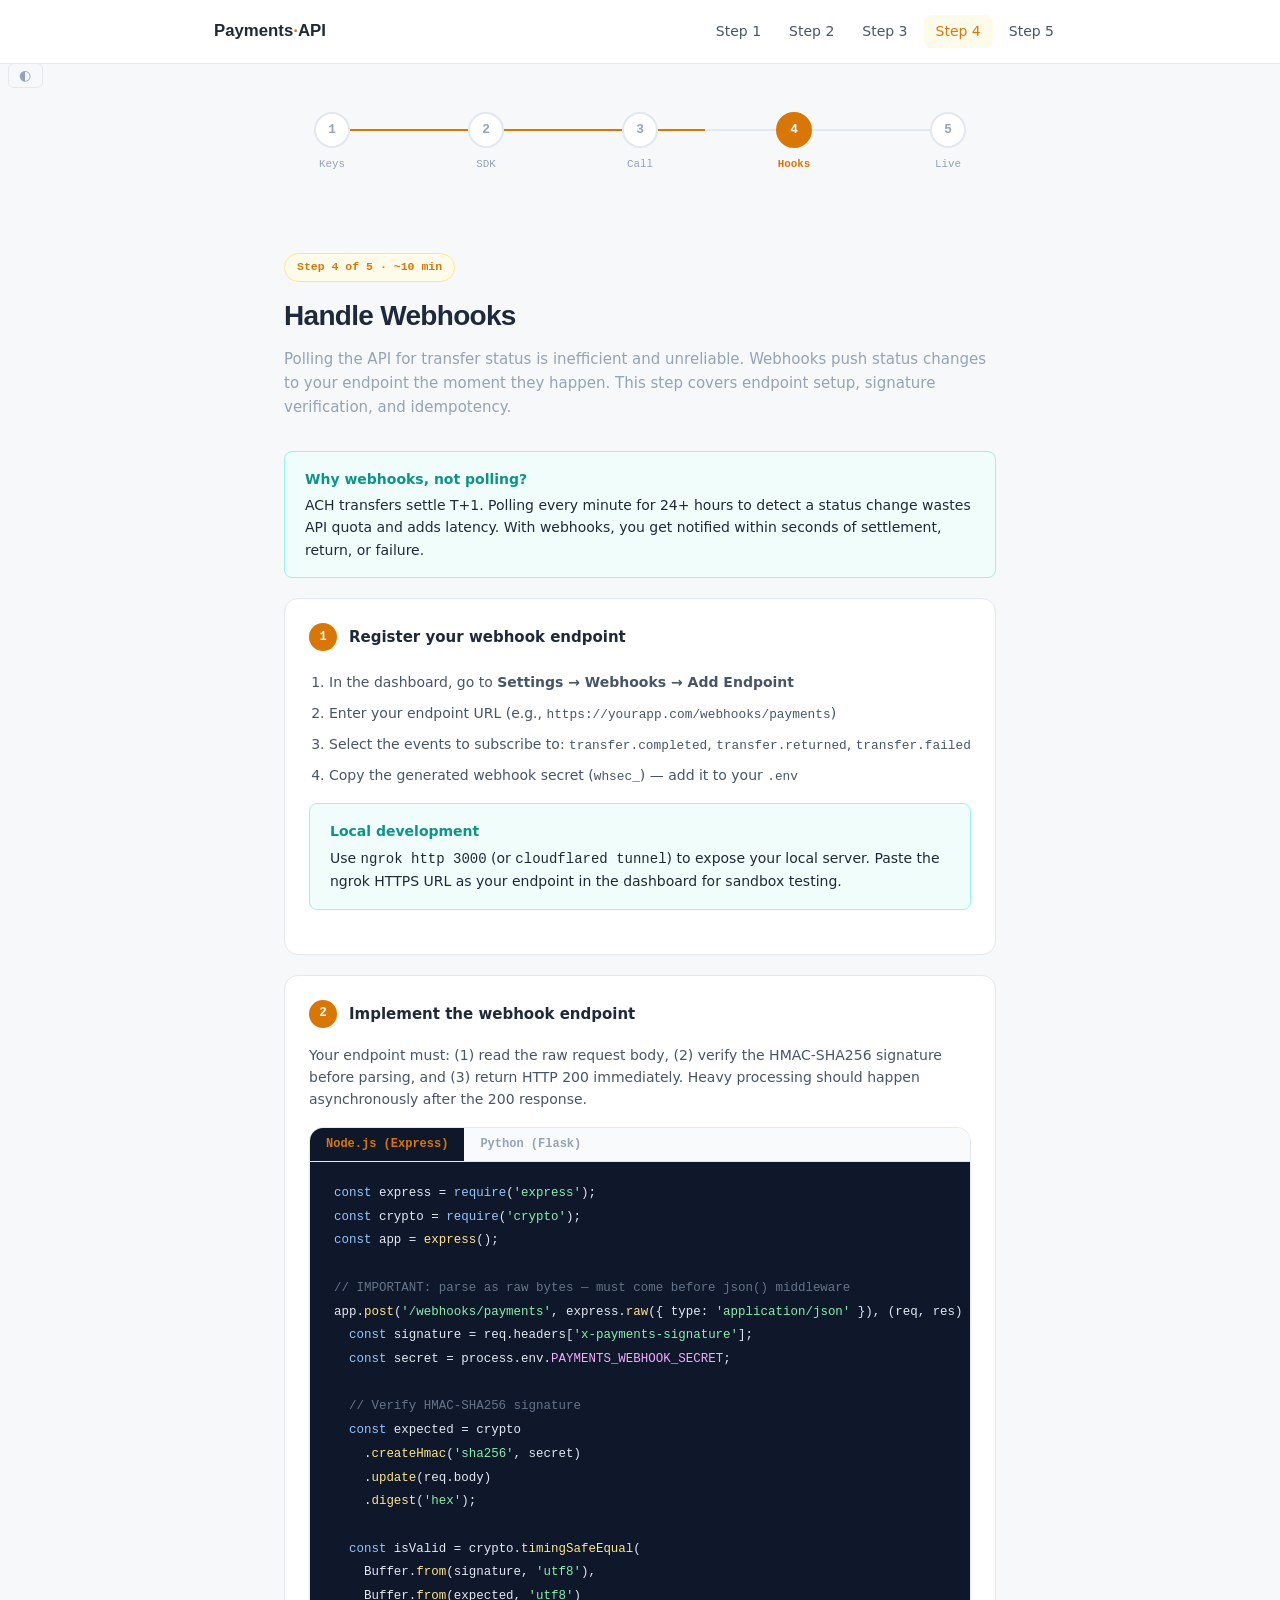
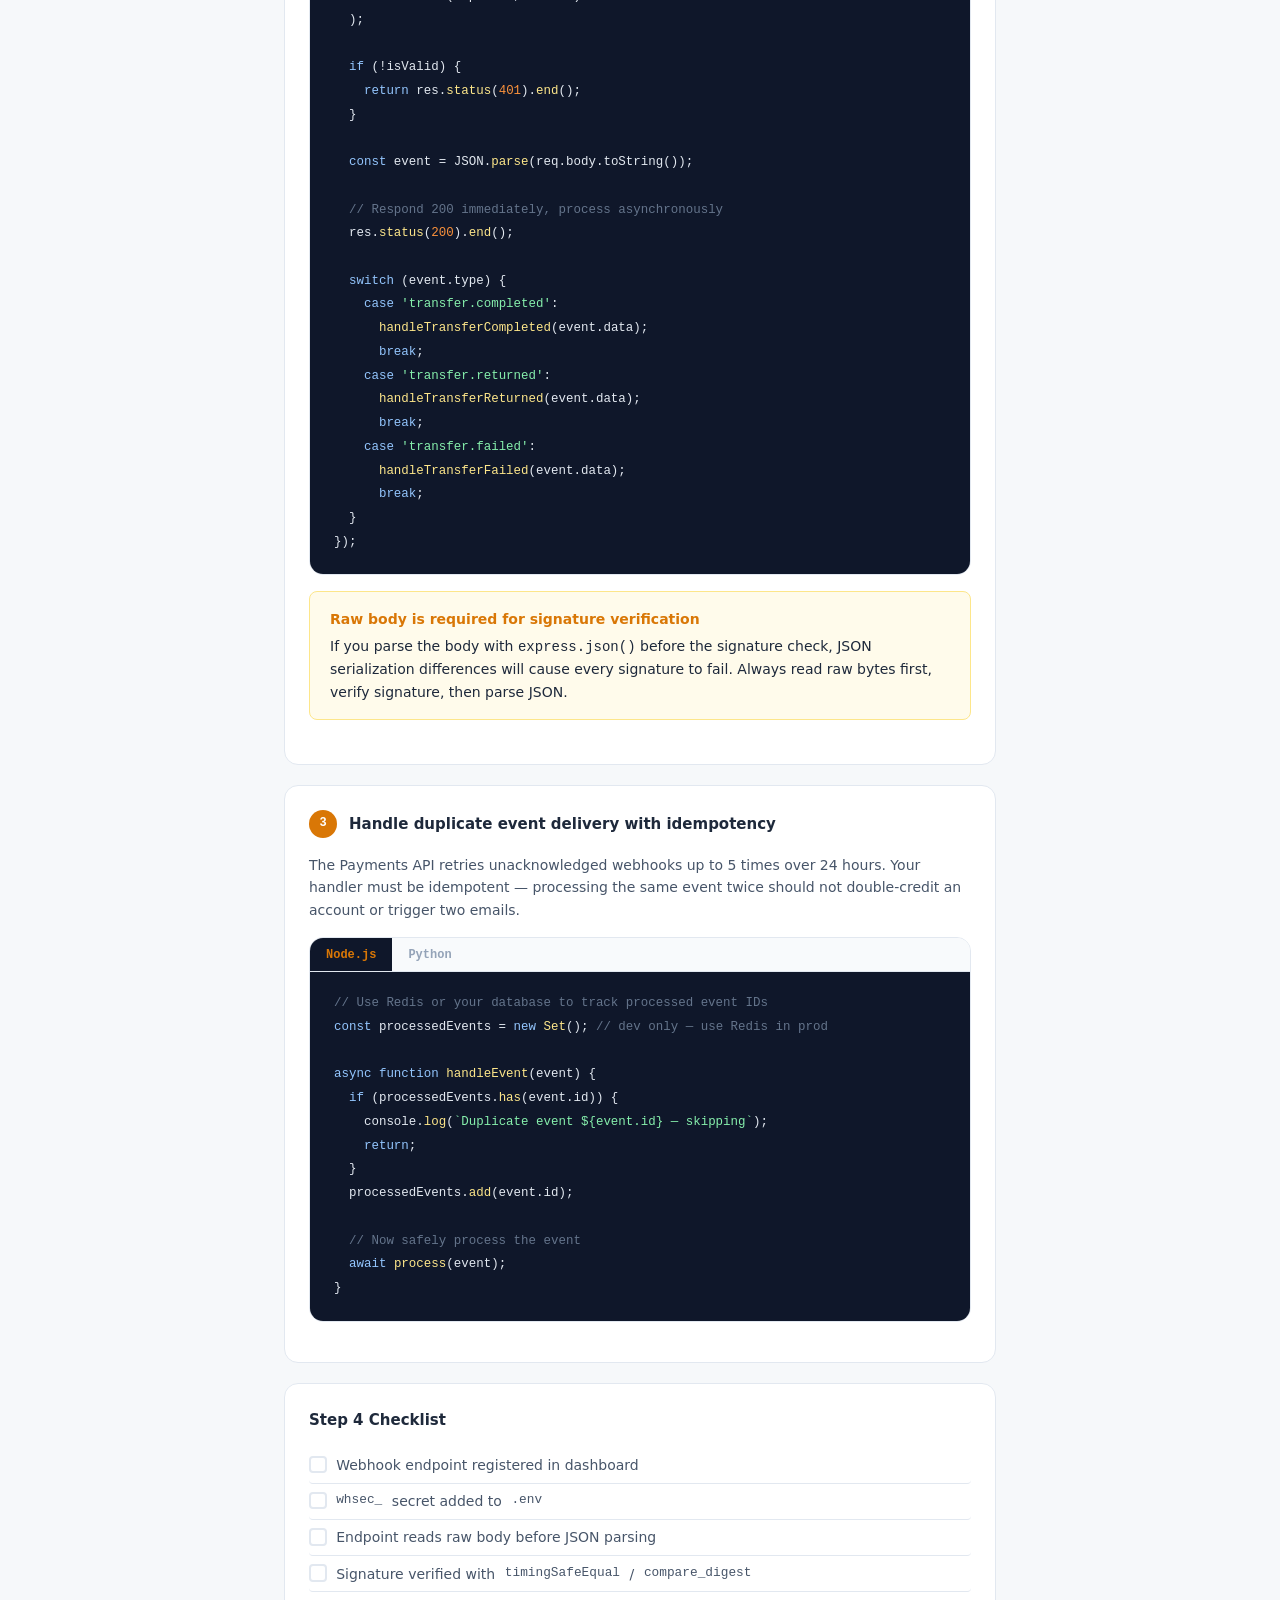
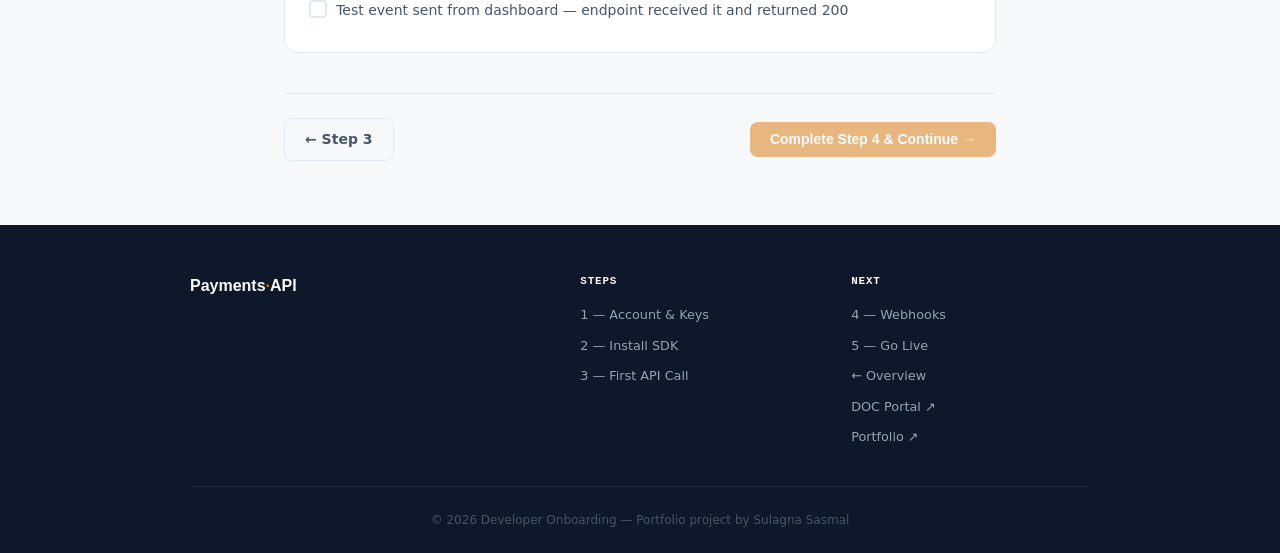
<file: step-4.html>
<!DOCTYPE html>
<html lang="en">
<head>
<meta charset="UTF-8">
<meta name="viewport" content="width=device-width, initial-scale=1.0">
<title>Step 4: Handle Webhooks — Developer Onboarding</title>
<link rel="stylesheet" href="assets/css/style.css">
<link rel="icon" href="data:image/svg+xml,<svg xmlns='http://www.w3.org/2000/svg' viewBox='0 0 100 100'><text y='.9em' font-size='90'>🎯</text></svg>">
<script>(function(){var t=localStorage.getItem("theme");if(t)document.documentElement.setAttribute("data-theme",t);else if(window.matchMedia("(prefers-color-scheme:dark)").matches)document.documentElement.setAttribute("data-theme","dark");else document.documentElement.setAttribute("data-theme","light");})()</script>
</head>
<body>

<nav class="nav">
  <div class="nav-inner">
    <a href="index.html" class="nav-brand">Payments<span>·</span>API</a>
    <div class="nav-links">
      <a href="step-1.html" class="nav-link">Step 1</a>
      <a href="step-2.html" class="nav-link">Step 2</a>
      <a href="step-3.html" class="nav-link">Step 3</a>
      <a href="step-4.html" class="nav-link active">Step 4</a>
      <a href="step-5.html" class="nav-link">Step 5</a>
    </div>
  </div>
  <button class="theme-toggle" id="theme-toggle" aria-label="Toggle dark mode">&#9680;</button>
</nav>

<div class="progress-track">
  <div class="progress-steps">
    <div class="progress-line"><div class="progress-line-fill" style="width:60%;"></div></div>
    <a href="step-1.html" class="step-dot done" data-step="1"></a>
    <a href="step-2.html" class="step-dot done" data-step="2"></a>
    <a href="step-3.html" class="step-dot done" data-step="3"></a>
    <a href="step-4.html" class="step-dot active" data-step="4">4</a>
    <a href="step-5.html" class="step-dot" data-step="5">5</a>
  </div>
  <div class="progress-labels">
    <span class="step-label done" data-step="1">Keys</span>
    <span class="step-label done" data-step="2">SDK</span>
    <span class="step-label done" data-step="3">Call</span>
    <span class="step-label active" data-step="4">Hooks</span>
    <span class="step-label" data-step="5">Live</span>
  </div>
</div>

<div class="step-layout">
  <div class="step-header-section">
    <div class="step-badge">Step 4 of 5 · ~10 min</div>
    <h1 class="step-title">Handle Webhooks</h1>
    <p class="step-sub">Polling the API for transfer status is inefficient and unreliable. Webhooks push status changes to your endpoint the moment they happen. This step covers endpoint setup, signature verification, and idempotency.</p>
  </div>

  <!-- Why webhooks -->
  <div class="callout callout-tip">
    <div class="callout-title">Why webhooks, not polling?</div>
    ACH transfers settle T+1. Polling every minute for 24+ hours to detect a status change wastes API quota and adds latency. With webhooks, you get notified within seconds of settlement, return, or failure.
  </div>

  <!-- Task 1 -->
  <div class="task-card">
    <div class="task-card-header">
      <div class="task-num">1</div>
      <div class="task-title">Register your webhook endpoint</div>
    </div>
    <ol style="font-size:0.875rem;color:var(--text-2);padding-left:1.25rem;line-height:2.2;">
      <li>In the dashboard, go to <strong>Settings → Webhooks → Add Endpoint</strong></li>
      <li>Enter your endpoint URL (e.g., <code style="font-family:var(--font-mono);font-size:0.8rem;">https://yourapp.com/webhooks/payments</code>)</li>
      <li>Select the events to subscribe to: <code style="font-family:var(--font-mono);font-size:0.8rem;">transfer.completed</code>, <code style="font-family:var(--font-mono);font-size:0.8rem;">transfer.returned</code>, <code style="font-family:var(--font-mono);font-size:0.8rem;">transfer.failed</code></li>
      <li>Copy the generated webhook secret (<code style="font-family:var(--font-mono);font-size:0.8rem;">whsec_</code>) — add it to your <code style="font-family:var(--font-mono);font-size:0.8rem;">.env</code></li>
    </ol>
    <div class="callout callout-tip" style="margin-top:0.75rem;">
      <div class="callout-title">Local development</div>
      Use <code>ngrok http 3000</code> (or <code>cloudflared tunnel</code>) to expose your local server. Paste the ngrok HTTPS URL as your endpoint in the dashboard for sandbox testing.
    </div>
  </div>

  <!-- Task 2 -->
  <div class="task-card">
    <div class="task-card-header">
      <div class="task-num">2</div>
      <div class="task-title">Implement the webhook endpoint</div>
    </div>
    <p style="font-size:0.875rem;color:var(--text-2);margin-bottom:0.75rem;">Your endpoint must: (1) read the raw request body, (2) verify the HMAC-SHA256 signature before parsing, and (3) return HTTP 200 immediately. Heavy processing should happen asynchronously after the 200 response.</p>
    <div class="code-tabs-wrap">
      <div class="code-tabs-header">
        <button class="code-tab" data-lang="node">Node.js (Express)</button>
        <button class="code-tab" data-lang="python">Python (Flask)</button>
      </div>
      <div class="code-tab-content">
        <pre class="code-block"><span class="kw">const</span> express = <span class="kw">require</span>(<span class="str">'express'</span>);
<span class="kw">const</span> crypto = <span class="kw">require</span>(<span class="str">'crypto'</span>);
<span class="kw">const</span> app = <span class="fn">express</span>();

<span class="cmt">// IMPORTANT: parse as raw bytes — must come before json() middleware</span>
app.<span class="fn">post</span>(<span class="str">'/webhooks/payments'</span>, express.<span class="fn">raw</span>({ type: <span class="str">'application/json'</span> }), (req, res) => {
  <span class="kw">const</span> signature = req.headers[<span class="str">'x-payments-signature'</span>];
  <span class="kw">const</span> secret = process.env.<span class="var">PAYMENTS_WEBHOOK_SECRET</span>;

  <span class="cmt">// Verify HMAC-SHA256 signature</span>
  <span class="kw">const</span> expected = crypto
    .<span class="fn">createHmac</span>(<span class="str">'sha256'</span>, secret)
    .<span class="fn">update</span>(req.body)
    .<span class="fn">digest</span>(<span class="str">'hex'</span>);

  <span class="kw">const</span> isValid = crypto.<span class="fn">timingSafeEqual</span>(
    Buffer.<span class="fn">from</span>(signature, <span class="str">'utf8'</span>),
    Buffer.<span class="fn">from</span>(expected, <span class="str">'utf8'</span>)
  );

  <span class="kw">if</span> (!isValid) {
    <span class="kw">return</span> res.<span class="fn">status</span>(<span class="num">401</span>).<span class="fn">end</span>();
  }

  <span class="kw">const</span> event = JSON.<span class="fn">parse</span>(req.body.toString());

  <span class="cmt">// Respond 200 immediately, process asynchronously</span>
  res.<span class="fn">status</span>(<span class="num">200</span>).<span class="fn">end</span>();

  <span class="kw">switch</span> (event.type) {
    <span class="kw">case</span> <span class="str">'transfer.completed'</span>:
      <span class="fn">handleTransferCompleted</span>(event.data);
      <span class="kw">break</span>;
    <span class="kw">case</span> <span class="str">'transfer.returned'</span>:
      <span class="fn">handleTransferReturned</span>(event.data);
      <span class="kw">break</span>;
    <span class="kw">case</span> <span class="str">'transfer.failed'</span>:
      <span class="fn">handleTransferFailed</span>(event.data);
      <span class="kw">break</span>;
  }
});</pre>
      </div>
      <div class="code-tab-content">
        <pre class="code-block"><span class="kw">import</span> hmac, hashlib, os
<span class="kw">from</span> flask <span class="kw">import</span> Flask, request, abort
<span class="kw">import</span> json

app = <span class="fn">Flask</span>(__name__)

<span class="kw">@app.route</span>(<span class="str">"/webhooks/payments"</span>, methods=[<span class="str">"POST"</span>])
<span class="kw">def</span> <span class="fn">webhook</span>():
    signature = request.headers.get(<span class="str">"X-Payments-Signature"</span>, <span class="str">""</span>)
    secret = os.environ[<span class="str">"PAYMENTS_WEBHOOK_SECRET"</span>].encode()
    body = request.get_data()  <span class="cmt"># raw bytes — critical</span>

    expected = hmac.<span class="fn">new</span>(secret, body, hashlib.sha256).<span class="fn">hexdigest</span>()

    <span class="kw">if not</span> hmac.<span class="fn">compare_digest</span>(signature, expected):
        <span class="fn">abort</span>(<span class="num">401</span>)

    event = json.<span class="fn">loads</span>(body)

    <span class="cmt"># Return 200 immediately</span>
    <span class="kw">if</span> event[<span class="str">"type"</span>] == <span class="str">"transfer.completed"</span>:
        <span class="fn">handle_completed</span>(event[<span class="str">"data"</span>])
    <span class="kw">elif</span> event[<span class="str">"type"</span>] == <span class="str">"transfer.returned"</span>:
        <span class="fn">handle_returned</span>(event[<span class="str">"data"</span>])

    <span class="kw">return</span> <span class="str">""</span>, <span class="num">200</span></pre>
      </div>
    </div>
    <div class="callout callout-warning" style="margin-top:0.75rem;">
      <div class="callout-title">Raw body is required for signature verification</div>
      If you parse the body with <code>express.json()</code> before the signature check, JSON serialization differences will cause every signature to fail. Always read raw bytes first, verify signature, then parse JSON.
    </div>
  </div>

  <!-- Task 3 -->
  <div class="task-card">
    <div class="task-card-header">
      <div class="task-num">3</div>
      <div class="task-title">Handle duplicate event delivery with idempotency</div>
    </div>
    <p style="font-size:0.875rem;color:var(--text-2);margin-bottom:0.75rem;">The Payments API retries unacknowledged webhooks up to 5 times over 24 hours. Your handler must be idempotent — processing the same event twice should not double-credit an account or trigger two emails.</p>
    <div class="code-tabs-wrap">
      <div class="code-tabs-header">
        <button class="code-tab" data-lang="node">Node.js</button>
        <button class="code-tab" data-lang="python">Python</button>
      </div>
      <div class="code-tab-content">
        <pre class="code-block"><span class="cmt">// Use Redis or your database to track processed event IDs</span>
<span class="kw">const</span> processedEvents = <span class="kw">new</span> <span class="fn">Set</span>(); <span class="cmt">// dev only — use Redis in prod</span>

<span class="kw">async function</span> <span class="fn">handleEvent</span>(event) {
  <span class="kw">if</span> (processedEvents.<span class="fn">has</span>(event.id)) {
    console.<span class="fn">log</span>(<span class="str">`Duplicate event ${event.id} — skipping`</span>);
    <span class="kw">return</span>;
  }
  processedEvents.<span class="fn">add</span>(event.id);

  <span class="cmt">// Now safely process the event</span>
  <span class="kw">await</span> <span class="fn">process</span>(event);
}</pre>
      </div>
      <div class="code-tab-content">
        <pre class="code-block"><span class="cmt"># Use Redis or your database — set() a key with TTL for 48h window</span>
processed_events = <span class="fn">set</span>()  <span class="cmt"># dev only</span>

<span class="kw">def</span> <span class="fn">handle_event</span>(event):
    <span class="kw">if</span> event[<span class="str">"id"</span>] <span class="kw">in</span> processed_events:
        <span class="fn">print</span>(f"Duplicate event {event['id']} — skipping")
        <span class="kw">return</span>
    processed_events.<span class="fn">add</span>(event[<span class="str">"id"</span>])

    <span class="cmt"># Now safely process the event</span>
    <span class="fn">process</span>(event)</pre>
      </div>
    </div>
  </div>

  <!-- Step checklist -->
  <div style="background:var(--surface);border:1px solid var(--border);border-radius:var(--radius-lg);padding:1.5rem;margin-bottom:1.25rem;">
    <div style="font-weight:700;margin-bottom:1rem;">Step 4 Checklist</div>
    <ul class="checklist">
      <li><span class="check-box"></span>Webhook endpoint registered in dashboard</li>
      <li><span class="check-box"></span><code style="font-family:var(--font-mono);font-size:0.8rem;">whsec_</code> secret added to <code style="font-family:var(--font-mono);font-size:0.8rem;">.env</code></li>
      <li><span class="check-box"></span>Endpoint reads raw body before JSON parsing</li>
      <li><span class="check-box"></span>Signature verified with <code style="font-family:var(--font-mono);font-size:0.8rem;">timingSafeEqual</code> / <code style="font-family:var(--font-mono);font-size:0.8rem;">compare_digest</code></li>
      <li><span class="check-box"></span>Test event sent from dashboard — endpoint received it and returned 200</li>
    </ul>
  </div>

  <div class="step-nav">
    <a href="step-3.html" class="btn btn-outline">← Step 3</a>
    <button id="complete-step-btn" class="btn btn-amber" onclick="completeAndNext()" disabled style="opacity:0.5;">
      Complete Step 4 &amp; Continue →
    </button>
  </div>
</div>

<footer class="footer">
  <div class="footer-grid">
    <div><div class="footer-brand">Payments<span>·</span>API</div></div>
    <div>
      <div class="footer-col-title">Steps</div>
      <ul class="footer-links">
        <li><a href="step-1.html">1 — Account &amp; Keys</a></li>
        <li><a href="step-2.html">2 — Install SDK</a></li>
        <li><a href="step-3.html">3 — First API Call</a></li>
      </ul>
    </div>
    <div>
      <div class="footer-col-title">Next</div>
      <ul class="footer-links">
        <li><a href="step-4.html">4 — Webhooks</a></li>
        <li><a href="step-5.html">5 — Go Live</a></li>
        <li><a href="index.html">← Overview</a></li>
        <li><a href="https://sulagnasasmal.github.io/doc-portal/" target="_blank" rel="noopener">DOC Portal ↗</a></li>
        <li><a href="https://sulagnasasmal.com/" target="_blank" rel="noopener">Portfolio ↗</a></li>
      </ul>
    </div>
  </div>
  <div class="footer-bottom"><span>© 2026 Developer Onboarding — Portfolio project by Sulagna Sasmal</span></div>
</footer>

<script src="assets/js/onboarding.js"></script>
<script>
  renderProgressTrack(4);
  initChecklist("step4");

  function completeAndNext() {
    markStepComplete(4);
    window.location.href = "step-5.html";
  }
</script>
<script src="assets/js/theme.js"></script>
</body>
</html>
</file>
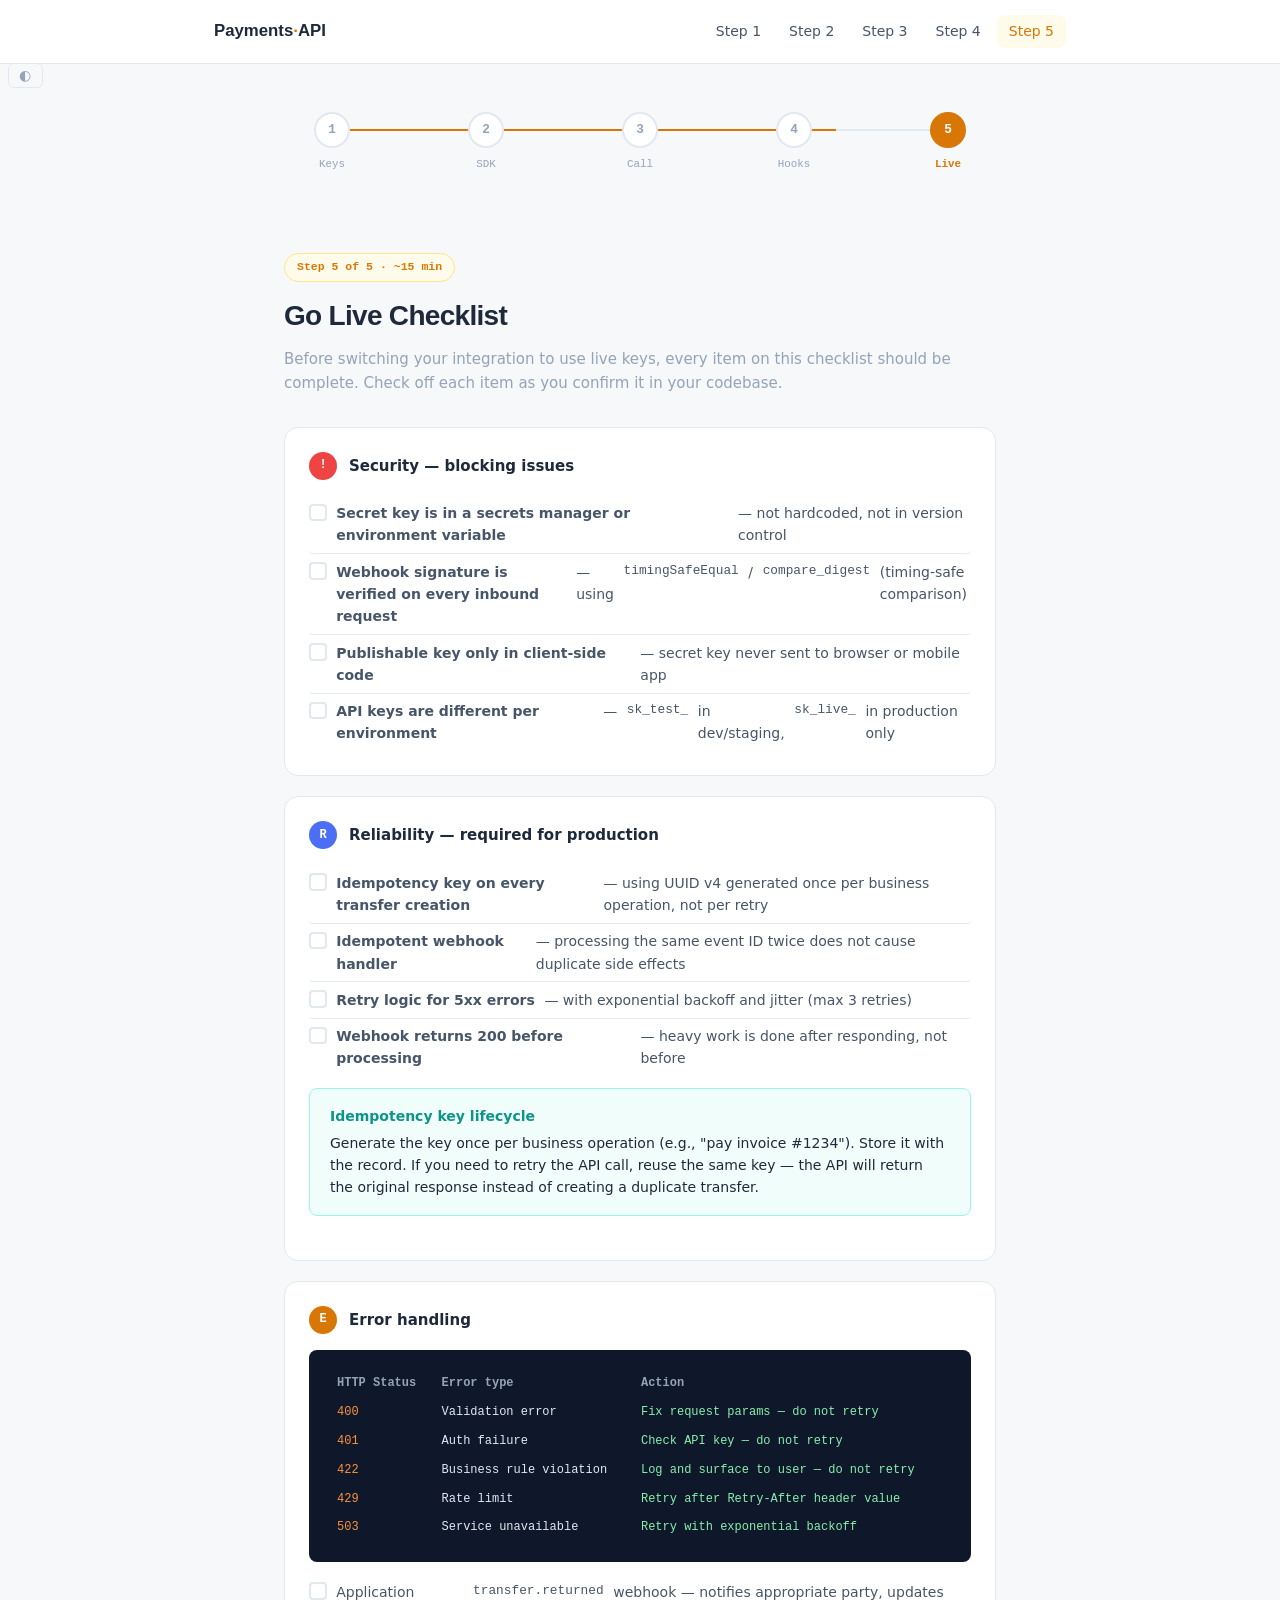
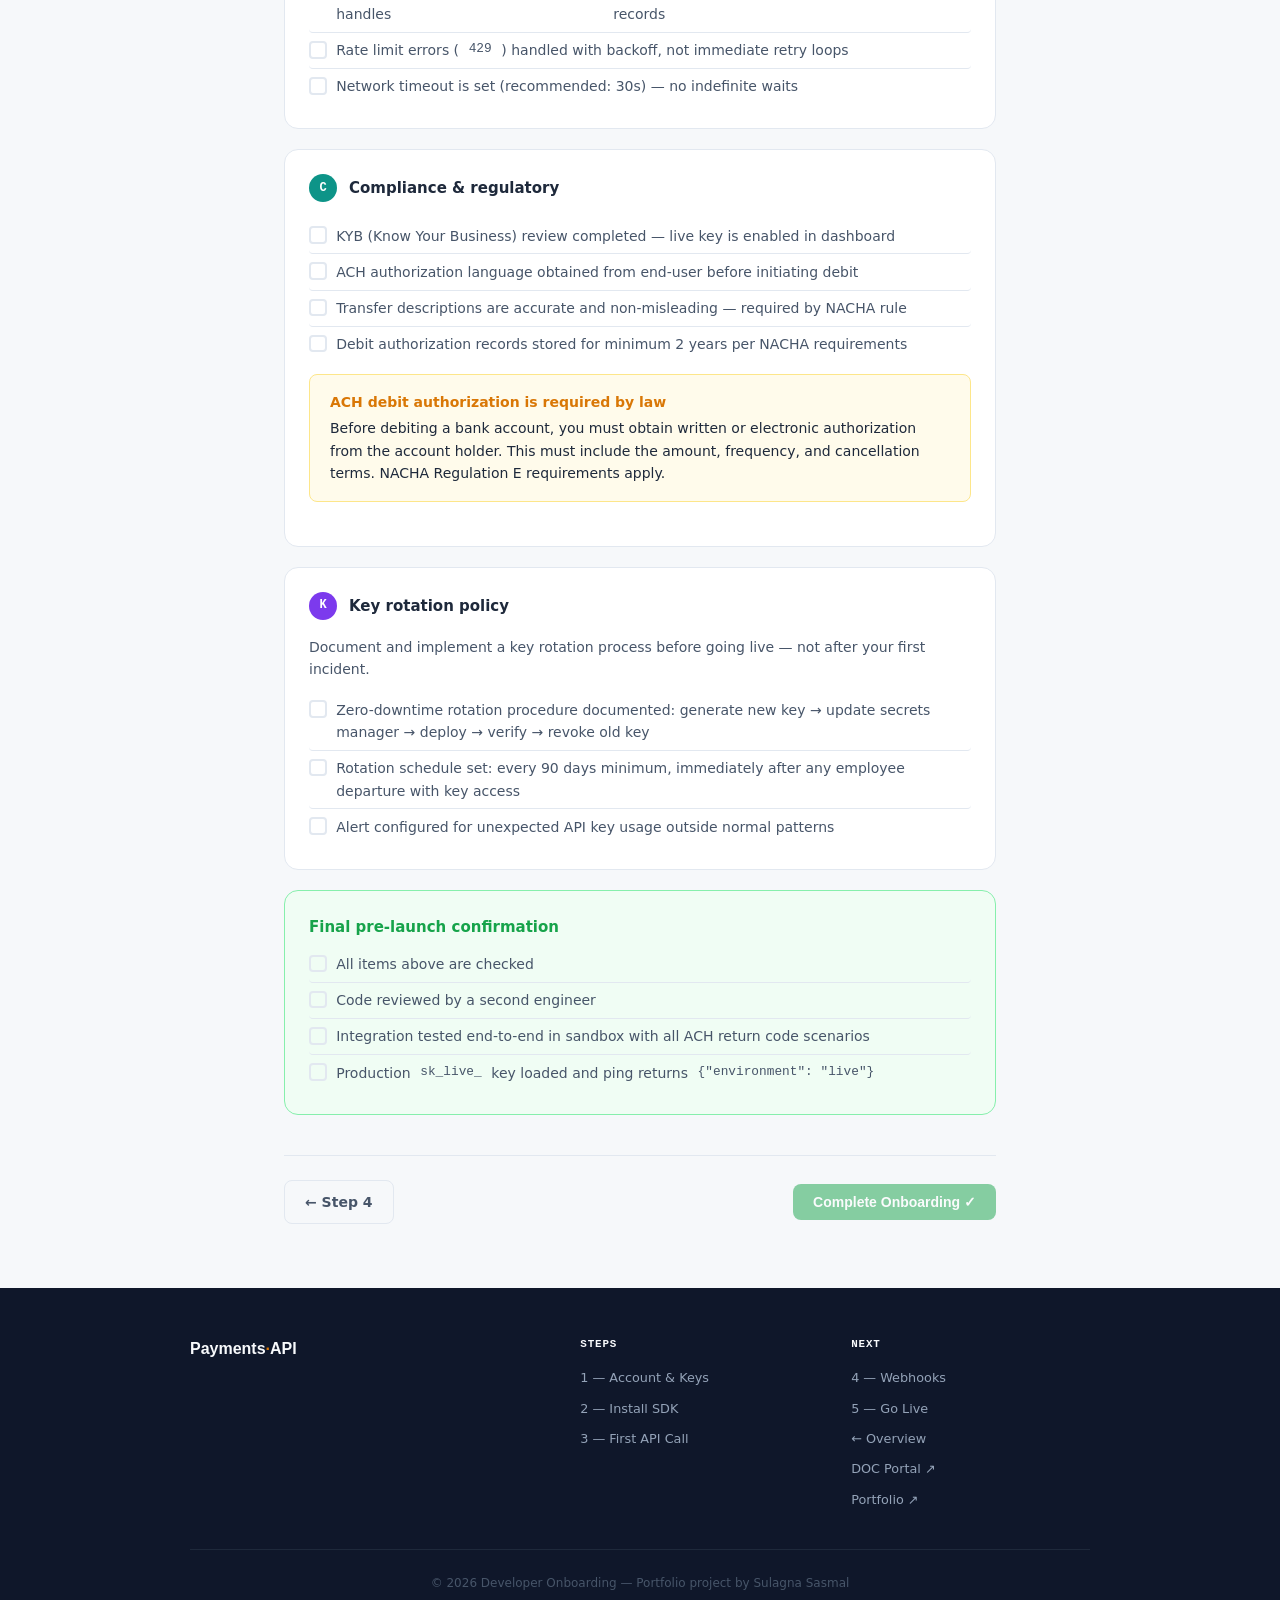
<file: step-5.html>
<!DOCTYPE html>
<html lang="en">
<head>
<meta charset="UTF-8">
<meta name="viewport" content="width=device-width, initial-scale=1.0">
<title>Step 5: Go Live Checklist — Developer Onboarding</title>
<link rel="stylesheet" href="assets/css/style.css">
<link rel="icon" href="data:image/svg+xml,<svg xmlns='http://www.w3.org/2000/svg' viewBox='0 0 100 100'><text y='.9em' font-size='90'>🎯</text></svg>">
<script>(function(){var t=localStorage.getItem("theme");if(t)document.documentElement.setAttribute("data-theme",t);else if(window.matchMedia("(prefers-color-scheme:dark)").matches)document.documentElement.setAttribute("data-theme","dark");else document.documentElement.setAttribute("data-theme","light");})()</script>
</head>
<body>

<nav class="nav">
  <div class="nav-inner">
    <a href="index.html" class="nav-brand">Payments<span>·</span>API</a>
    <div class="nav-links">
      <a href="step-1.html" class="nav-link">Step 1</a>
      <a href="step-2.html" class="nav-link">Step 2</a>
      <a href="step-3.html" class="nav-link">Step 3</a>
      <a href="step-4.html" class="nav-link">Step 4</a>
      <a href="step-5.html" class="nav-link active">Step 5</a>
    </div>
  </div>
  <button class="theme-toggle" id="theme-toggle" aria-label="Toggle dark mode">&#9680;</button>
</nav>

<div class="progress-track">
  <div class="progress-steps">
    <div class="progress-line"><div class="progress-line-fill" style="width:80%;"></div></div>
    <a href="step-1.html" class="step-dot done" data-step="1"></a>
    <a href="step-2.html" class="step-dot done" data-step="2"></a>
    <a href="step-3.html" class="step-dot done" data-step="3"></a>
    <a href="step-4.html" class="step-dot done" data-step="4"></a>
    <a href="step-5.html" class="step-dot active" data-step="5">5</a>
  </div>
  <div class="progress-labels">
    <span class="step-label done" data-step="1">Keys</span>
    <span class="step-label done" data-step="2">SDK</span>
    <span class="step-label done" data-step="3">Call</span>
    <span class="step-label done" data-step="4">Hooks</span>
    <span class="step-label active" data-step="5">Live</span>
  </div>
</div>

<div class="step-layout">
  <div class="step-header-section">
    <div class="step-badge">Step 5 of 5 · ~15 min</div>
    <h1 class="step-title">Go Live Checklist</h1>
    <p class="step-sub">Before switching your integration to use live keys, every item on this checklist should be complete. Check off each item as you confirm it in your codebase.</p>
  </div>

  <!-- Security -->
  <div class="task-card">
    <div class="task-card-header">
      <div class="task-num" style="background:#ef4444;">!</div>
      <div class="task-title">Security — blocking issues</div>
    </div>
    <ul class="checklist">
      <li><span class="check-box"></span><strong>Secret key is in a secrets manager or environment variable</strong> — not hardcoded, not in version control</li>
      <li><span class="check-box"></span><strong>Webhook signature is verified on every inbound request</strong> — using <code style="font-family:var(--font-mono);font-size:0.8rem;">timingSafeEqual</code> / <code style="font-family:var(--font-mono);font-size:0.8rem;">compare_digest</code> (timing-safe comparison)</li>
      <li><span class="check-box"></span><strong>Publishable key only in client-side code</strong> — secret key never sent to browser or mobile app</li>
      <li><span class="check-box"></span><strong>API keys are different per environment</strong> — <code style="font-family:var(--font-mono);font-size:0.8rem;">sk_test_</code> in dev/staging, <code style="font-family:var(--font-mono);font-size:0.8rem;">sk_live_</code> in production only</li>
    </ul>
  </div>

  <!-- Reliability -->
  <div class="task-card">
    <div class="task-card-header">
      <div class="task-num" style="background:var(--indigo);">R</div>
      <div class="task-title">Reliability — required for production</div>
    </div>
    <ul class="checklist">
      <li><span class="check-box"></span><strong>Idempotency key on every transfer creation</strong> — using UUID v4 generated once per business operation, not per retry</li>
      <li><span class="check-box"></span><strong>Idempotent webhook handler</strong> — processing the same event ID twice does not cause duplicate side effects</li>
      <li><span class="check-box"></span><strong>Retry logic for 5xx errors</strong> — with exponential backoff and jitter (max 3 retries)</li>
      <li><span class="check-box"></span><strong>Webhook returns 200 before processing</strong> — heavy work is done after responding, not before</li>
    </ul>
    <div class="callout callout-tip" style="margin-top:0.75rem;">
      <div class="callout-title">Idempotency key lifecycle</div>
      Generate the key once per business operation (e.g., "pay invoice #1234"). Store it with the record. If you need to retry the API call, reuse the same key — the API will return the original response instead of creating a duplicate transfer.
    </div>
  </div>

  <!-- Error handling -->
  <div class="task-card">
    <div class="task-card-header">
      <div class="task-num" style="background:var(--amber);">E</div>
      <div class="task-title">Error handling</div>
    </div>
    <div style="background:var(--code-bg);border-radius:var(--radius);padding:1.25rem;margin-bottom:0.75rem;overflow-x:auto;">
      <table style="width:100%;border-collapse:collapse;font-family:var(--font-mono);font-size:0.75rem;">
        <thead><tr><th style="color:#94a3b8;text-align:left;padding:0.3rem 0.5rem;">HTTP Status</th><th style="color:#94a3b8;text-align:left;padding:0.3rem 0.5rem;">Error type</th><th style="color:#94a3b8;text-align:left;padding:0.3rem 0.5rem;">Action</th></tr></thead>
        <tbody>
          <tr><td style="color:#fb923c;padding:0.3rem 0.5rem;">400</td><td style="color:#e2e8f0;padding:0.3rem 0.5rem;">Validation error</td><td style="color:#86efac;padding:0.3rem 0.5rem;">Fix request params — do not retry</td></tr>
          <tr><td style="color:#fb923c;padding:0.3rem 0.5rem;">401</td><td style="color:#e2e8f0;padding:0.3rem 0.5rem;">Auth failure</td><td style="color:#86efac;padding:0.3rem 0.5rem;">Check API key — do not retry</td></tr>
          <tr><td style="color:#fb923c;padding:0.3rem 0.5rem;">422</td><td style="color:#e2e8f0;padding:0.3rem 0.5rem;">Business rule violation</td><td style="color:#86efac;padding:0.3rem 0.5rem;">Log and surface to user — do not retry</td></tr>
          <tr><td style="color:#fb923c;padding:0.3rem 0.5rem;">429</td><td style="color:#e2e8f0;padding:0.3rem 0.5rem;">Rate limit</td><td style="color:#86efac;padding:0.3rem 0.5rem;">Retry after <code>Retry-After</code> header value</td></tr>
          <tr><td style="color:#fb923c;padding:0.3rem 0.5rem;">503</td><td style="color:#e2e8f0;padding:0.3rem 0.5rem;">Service unavailable</td><td style="color:#86efac;padding:0.3rem 0.5rem;">Retry with exponential backoff</td></tr>
        </tbody>
      </table>
    </div>
    <ul class="checklist">
      <li><span class="check-box"></span>Application handles <code style="font-family:var(--font-mono);font-size:0.8rem;">transfer.returned</code> webhook — notifies appropriate party, updates records</li>
      <li><span class="check-box"></span>Rate limit errors (<code style="font-family:var(--font-mono);font-size:0.8rem;">429</code>) handled with backoff, not immediate retry loops</li>
      <li><span class="check-box"></span>Network timeout is set (recommended: 30s) — no indefinite waits</li>
    </ul>
  </div>

  <!-- Compliance -->
  <div class="task-card">
    <div class="task-card-header">
      <div class="task-num" style="background:var(--teal);">C</div>
      <div class="task-title">Compliance &amp; regulatory</div>
    </div>
    <ul class="checklist">
      <li><span class="check-box"></span>KYB (Know Your Business) review completed — live key is enabled in dashboard</li>
      <li><span class="check-box"></span>ACH authorization language obtained from end-user before initiating debit</li>
      <li><span class="check-box"></span>Transfer descriptions are accurate and non-misleading — required by NACHA rule</li>
      <li><span class="check-box"></span>Debit authorization records stored for minimum 2 years per NACHA requirements</li>
    </ul>
    <div class="callout callout-warning" style="margin-top:0.75rem;">
      <div class="callout-title">ACH debit authorization is required by law</div>
      Before debiting a bank account, you must obtain written or electronic authorization from the account holder. This must include the amount, frequency, and cancellation terms. NACHA Regulation E requirements apply.
    </div>
  </div>

  <!-- Key rotation -->
  <div class="task-card">
    <div class="task-card-header">
      <div class="task-num" style="background:#7c3aed;">K</div>
      <div class="task-title">Key rotation policy</div>
    </div>
    <p style="font-size:0.875rem;color:var(--text-2);margin-bottom:0.75rem;">Document and implement a key rotation process before going live — not after your first incident.</p>
    <ul class="checklist">
      <li><span class="check-box"></span>Zero-downtime rotation procedure documented: generate new key → update secrets manager → deploy → verify → revoke old key</li>
      <li><span class="check-box"></span>Rotation schedule set: every 90 days minimum, immediately after any employee departure with key access</li>
      <li><span class="check-box"></span>Alert configured for unexpected API key usage outside normal patterns</li>
    </ul>
  </div>

  <!-- Final checklist -->
  <div style="background:var(--green-bg);border:1px solid var(--green-border);border-radius:var(--radius-lg);padding:1.5rem;margin-bottom:1.25rem;">
    <div style="font-weight:700;margin-bottom:0.5rem;color:var(--green);">Final pre-launch confirmation</div>
    <ul class="checklist">
      <li><span class="check-box"></span>All items above are checked</li>
      <li><span class="check-box"></span>Code reviewed by a second engineer</li>
      <li><span class="check-box"></span>Integration tested end-to-end in sandbox with all ACH return code scenarios</li>
      <li><span class="check-box"></span>Production <code style="font-family:var(--font-mono);font-size:0.8rem;">sk_live_</code> key loaded and ping returns <code style="font-family:var(--font-mono);font-size:0.8rem;">{"environment": "live"}</code></li>
    </ul>
  </div>

  <div class="step-nav">
    <a href="step-4.html" class="btn btn-outline">← Step 4</a>
    <button id="complete-step-btn" class="btn btn-green" onclick="completeAndFinish()" disabled style="opacity:0.5;">
      Complete Onboarding ✓
    </button>
  </div>
</div>

<footer class="footer">
  <div class="footer-grid">
    <div><div class="footer-brand">Payments<span>·</span>API</div></div>
    <div>
      <div class="footer-col-title">Steps</div>
      <ul class="footer-links">
        <li><a href="step-1.html">1 — Account &amp; Keys</a></li>
        <li><a href="step-2.html">2 — Install SDK</a></li>
        <li><a href="step-3.html">3 — First API Call</a></li>
      </ul>
    </div>
    <div>
      <div class="footer-col-title">Next</div>
      <ul class="footer-links">
        <li><a href="step-4.html">4 — Webhooks</a></li>
        <li><a href="step-5.html">5 — Go Live</a></li>
        <li><a href="index.html">← Overview</a></li>
        <li><a href="https://sulagnasasmal.github.io/doc-portal/" target="_blank" rel="noopener">DOC Portal ↗</a></li>
        <li><a href="https://sulagnasasmal.com/" target="_blank" rel="noopener">Portfolio ↗</a></li>
      </ul>
    </div>
  </div>
  <div class="footer-bottom"><span>© 2026 Developer Onboarding — Portfolio project by Sulagna Sasmal</span></div>
</footer>

<script src="assets/js/onboarding.js"></script>
<script>
  renderProgressTrack(5);
  initChecklist("step5");

  function completeAndFinish() {
    markStepComplete(5);
    window.location.href = "success.html";
  }
</script>
<script src="assets/js/theme.js"></script>
</body>
</html>
</file>
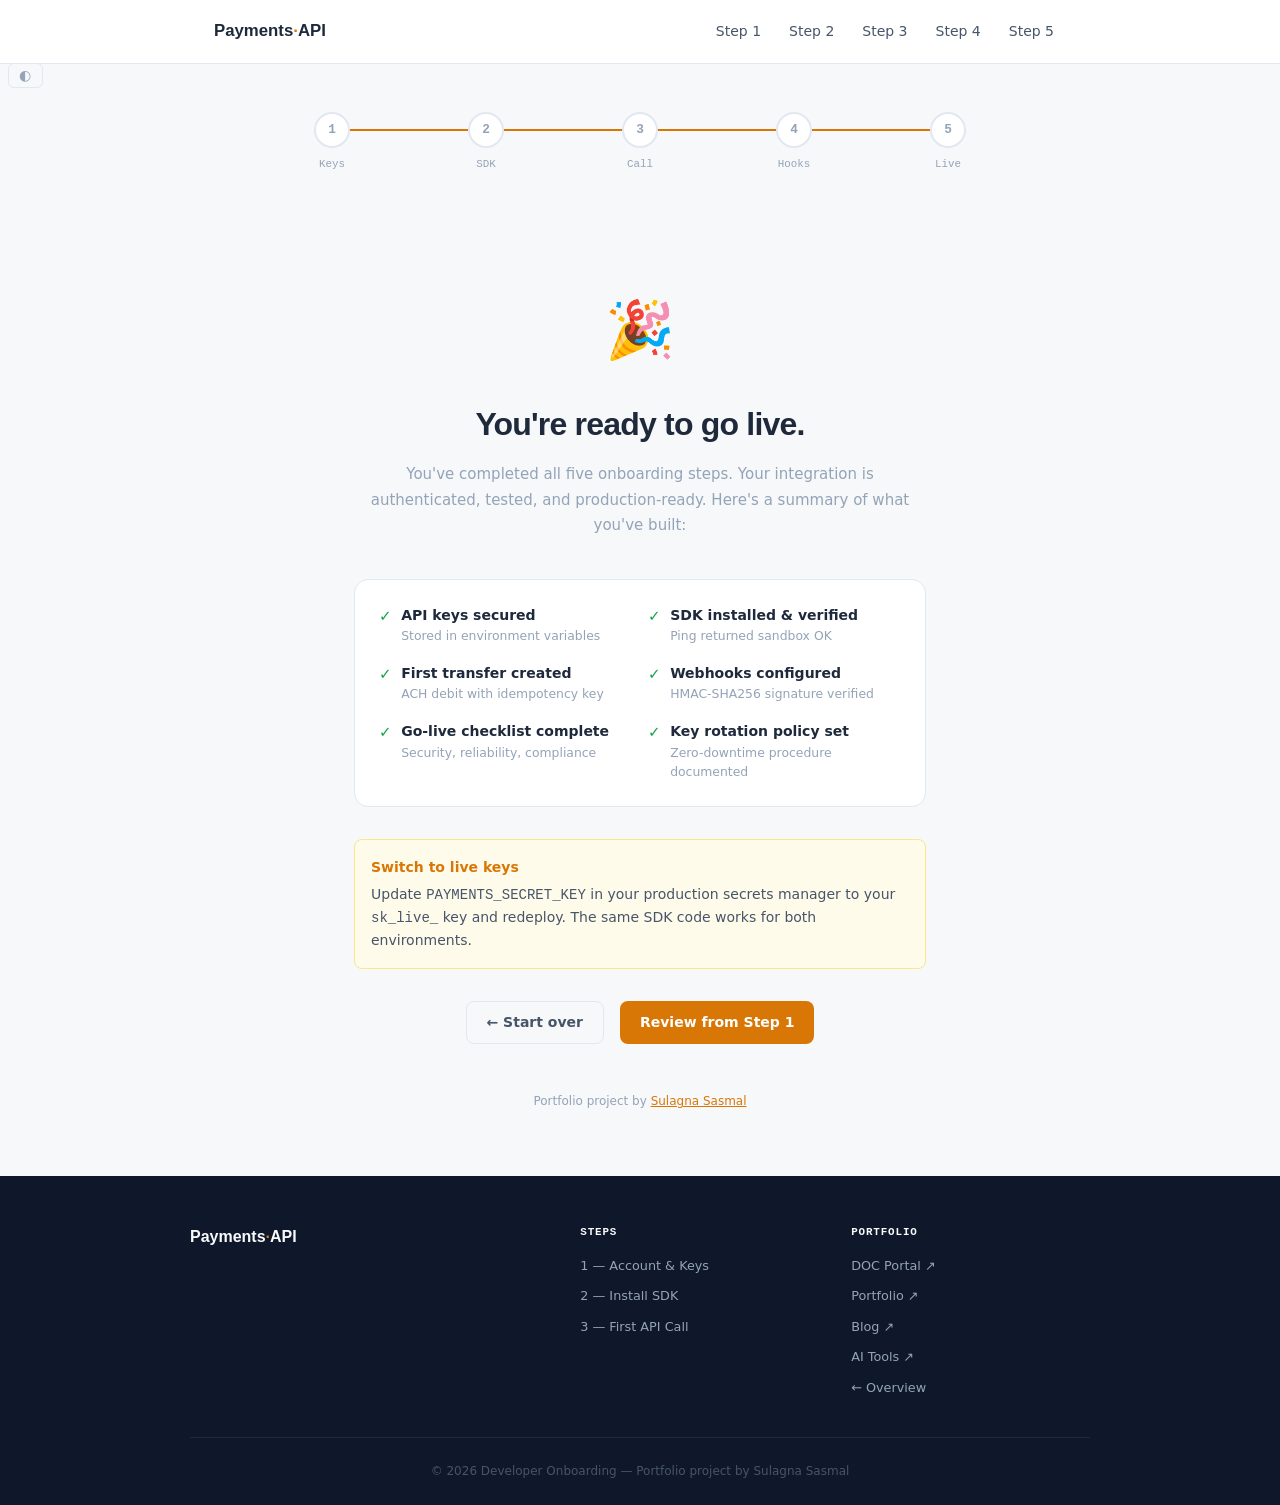
<file: success.html>
<!DOCTYPE html>
<html lang="en">
<head>
<meta charset="UTF-8">
<meta name="viewport" content="width=device-width, initial-scale=1.0">
<title>Onboarding Complete — Developer Onboarding</title>
<link rel="stylesheet" href="assets/css/style.css">
<link rel="icon" href="data:image/svg+xml,<svg xmlns='http://www.w3.org/2000/svg' viewBox='0 0 100 100'><text y='.9em' font-size='90'>🎯</text></svg>">
<script>(function(){var t=localStorage.getItem("theme");if(t)document.documentElement.setAttribute("data-theme",t);else if(window.matchMedia("(prefers-color-scheme:dark)").matches)document.documentElement.setAttribute("data-theme","dark");else document.documentElement.setAttribute("data-theme","light");})()</script>
</head>
<body>

<nav class="nav">
  <div class="nav-inner">
    <a href="index.html" class="nav-brand">Payments<span>·</span>API</a>
    <div class="nav-links">
      <a href="step-1.html" class="nav-link">Step 1</a>
      <a href="step-2.html" class="nav-link">Step 2</a>
      <a href="step-3.html" class="nav-link">Step 3</a>
      <a href="step-4.html" class="nav-link">Step 4</a>
      <a href="step-5.html" class="nav-link">Step 5</a>
    </div>
  </div>
  <button class="theme-toggle" id="theme-toggle" aria-label="Toggle dark mode">&#9680;</button>
</nav>

<div class="progress-track">
  <div class="progress-steps">
    <div class="progress-line"><div class="progress-line-fill" style="width:100%;"></div></div>
    <a href="step-1.html" class="step-dot done" data-step="1"></a>
    <a href="step-2.html" class="step-dot done" data-step="2"></a>
    <a href="step-3.html" class="step-dot done" data-step="3"></a>
    <a href="step-4.html" class="step-dot done" data-step="4"></a>
    <a href="step-5.html" class="step-dot done" data-step="5"></a>
  </div>
  <div class="progress-labels">
    <span class="step-label done" data-step="1">Keys</span>
    <span class="step-label done" data-step="2">SDK</span>
    <span class="step-label done" data-step="3">Call</span>
    <span class="step-label done" data-step="4">Hooks</span>
    <span class="step-label done" data-step="5">Live</span>
  </div>
</div>

<div class="success-layout">
  <div style="font-size:3.5rem;margin-bottom:1.5rem;">🎉</div>

  <h1 style="font-family:var(--font-display);font-size:2rem;font-weight:800;color:var(--text);letter-spacing:-0.025em;margin-bottom:0.75rem;">You're ready to go live.</h1>

  <p style="color:var(--text-3);font-size:0.9375rem;line-height:1.7;margin-bottom:2.5rem;">You've completed all five onboarding steps. Your integration is authenticated, tested, and production-ready. Here's a summary of what you've built:</p>

  <div style="background:var(--surface);border:1px solid var(--border);border-radius:var(--radius-lg);padding:1.5rem;text-align:left;margin-bottom:2rem;">
    <div style="display:grid;grid-template-columns:1fr 1fr;gap:1rem;">
      <div style="display:flex;align-items:flex-start;gap:0.6rem;">
        <span style="color:var(--green);font-weight:700;">✓</span>
        <div>
          <div style="font-weight:600;font-size:0.875rem;">API keys secured</div>
          <div style="font-size:0.775rem;color:var(--text-3);">Stored in environment variables</div>
        </div>
      </div>
      <div style="display:flex;align-items:flex-start;gap:0.6rem;">
        <span style="color:var(--green);font-weight:700;">✓</span>
        <div>
          <div style="font-weight:600;font-size:0.875rem;">SDK installed &amp; verified</div>
          <div style="font-size:0.775rem;color:var(--text-3);">Ping returned sandbox OK</div>
        </div>
      </div>
      <div style="display:flex;align-items:flex-start;gap:0.6rem;">
        <span style="color:var(--green);font-weight:700;">✓</span>
        <div>
          <div style="font-weight:600;font-size:0.875rem;">First transfer created</div>
          <div style="font-size:0.775rem;color:var(--text-3);">ACH debit with idempotency key</div>
        </div>
      </div>
      <div style="display:flex;align-items:flex-start;gap:0.6rem;">
        <span style="color:var(--green);font-weight:700;">✓</span>
        <div>
          <div style="font-weight:600;font-size:0.875rem;">Webhooks configured</div>
          <div style="font-size:0.775rem;color:var(--text-3);">HMAC-SHA256 signature verified</div>
        </div>
      </div>
      <div style="display:flex;align-items:flex-start;gap:0.6rem;">
        <span style="color:var(--green);font-weight:700;">✓</span>
        <div>
          <div style="font-weight:600;font-size:0.875rem;">Go-live checklist complete</div>
          <div style="font-size:0.775rem;color:var(--text-3);">Security, reliability, compliance</div>
        </div>
      </div>
      <div style="display:flex;align-items:flex-start;gap:0.6rem;">
        <span style="color:var(--green);font-weight:700;">✓</span>
        <div>
          <div style="font-weight:600;font-size:0.875rem;">Key rotation policy set</div>
          <div style="font-size:0.775rem;color:var(--text-3);">Zero-downtime procedure documented</div>
        </div>
      </div>
    </div>
  </div>

  <div style="background:var(--amber-bg);border:1px solid var(--amber-border);border-radius:var(--radius);padding:1rem;text-align:left;margin-bottom:2rem;font-size:0.875rem;color:var(--text-2);">
    <div style="font-weight:700;color:var(--amber);margin-bottom:0.25rem;">Switch to live keys</div>
    Update <code style="font-family:var(--font-mono);">PAYMENTS_SECRET_KEY</code> in your production secrets manager to your <code style="font-family:var(--font-mono);">sk_live_</code> key and redeploy. The same SDK code works for both environments.
  </div>

  <div style="display:flex;gap:1rem;justify-content:center;flex-wrap:wrap;">
    <a href="index.html" class="btn btn-outline">← Start over</a>
    <a href="step-1.html" class="btn btn-amber">Review from Step 1</a>
  </div>

  <p style="font-size:0.75rem;color:var(--text-3);margin-top:3rem;">
    Portfolio project by <a href="https://sulagnasasmal.github.io/doc-portal/" style="color:var(--amber);">Sulagna Sasmal</a>
  </p>
</div>

<footer class="footer">
  <div class="footer-grid">
    <div><div class="footer-brand">Payments<span>·</span>API</div></div>
    <div>
      <div class="footer-col-title">Steps</div>
      <ul class="footer-links">
        <li><a href="step-1.html">1 — Account &amp; Keys</a></li>
        <li><a href="step-2.html">2 — Install SDK</a></li>
        <li><a href="step-3.html">3 — First API Call</a></li>
      </ul>
    </div>
    <div>
      <div class="footer-col-title">Portfolio</div>
      <ul class="footer-links">
        <li><a href="https://sulagnasasmal.github.io/doc-portal/" target="_blank" rel="noopener">DOC Portal ↗</a></li>
        <li><a href="https://sulagnasasmal.com/" target="_blank" rel="noopener">Portfolio ↗</a></li>
        <li><a href="https://sulagnasasmal.com/blog" target="_blank" rel="noopener">Blog ↗</a></li>
        <li><a href="https://sulagnasasmal.github.io/ai-doc-tools/" target="_blank" rel="noopener">AI Tools ↗</a></li>
        <li><a href="index.html">← Overview</a></li>
      </ul>
    </div>
  </div>
  <div class="footer-bottom"><span>© 2026 Developer Onboarding — Portfolio project by Sulagna Sasmal</span></div>
</footer>

<script src="assets/js/onboarding.js"></script>
<script>
  renderProgressTrack(6); // all done
</script>
<script src="assets/js/theme.js"></script>
</body>
</html>
</file>
<file: assets/css/style.css>
:root {
  /* Color palette */
  --amber: #d97706;
  --amber-bg: #fffbeb;
  --amber-border: #fde68a;
  --indigo: #4c6ef5;
  --indigo-bg: #eef2ff;
  --indigo-border: #c7d2fe;
  --teal: #0d9488;
  --teal-bg: #f0fdfa;
  --teal-border: #99f6e4;
  --red: #ef4444;
  --red-bg: #fef2f2;
  --red-border: #fecaca;
  --green: #16a34a;
  --green-bg: #f0fdf4;
  --green-border: #86efac;

  /* Surfaces */
  --bg: #f6f8fa;
  --surface: #ffffff;
  --surface-2: #f8fafc;
  --border: #e2e8f0;
  --text: #1e293b;
  --text-2: #475569;
  --text-3: #94a3b8;
  --code-bg: #0f172a;
  --code-text: #e2e8f0;

  /* Typography */
  --font-display: 'Outfit', 'Inter', sans-serif;
  --font-body: 'Inter', system-ui, sans-serif;
  --font-mono: 'JetBrains Mono', 'Fira Code', 'Courier New', monospace;

  /* Shape */
  --radius: 0.5rem;
  --radius-lg: 0.875rem;
  --nav-h: 64px;
}

* { box-sizing: border-box; margin: 0; padding: 0; }
html { scroll-behavior: smooth; }
body { background: var(--bg); color: var(--text); font-family: var(--font-body); font-size: 0.9375rem; line-height: 1.6; }

@import url('https://fonts.googleapis.com/css2?family=Outfit:wght@400;600;700;800&family=Inter:wght@400;500;600&family=JetBrains+Mono:wght@400;500&display=swap');

/* ---- NAV ---- */
.nav {
  position: sticky; top: 0; z-index: 100;
  height: var(--nav-h);
  background: rgba(255,255,255,0.92);
  backdrop-filter: blur(12px);
  border-bottom: 1px solid var(--border);
}
.nav-inner { max-width: 900px; margin: 0 auto; padding: 0 1.5rem; height: 100%; display: flex; align-items: center; justify-content: space-between; }
.nav-brand { font-family: var(--font-display); font-weight: 800; font-size: 1.05rem; color: var(--text); text-decoration: none; }
.nav-brand span { color: var(--amber); }
.nav-links { display: flex; gap: 0.25rem; align-items: center; }
.nav-link { color: var(--text-2); text-decoration: none; font-weight: 500; font-size: 0.875rem; padding: 0.35rem 0.75rem; border-radius: var(--radius); transition: background 0.15s, color 0.15s; }
.nav-link:hover, .nav-link.active { background: var(--amber-bg); color: var(--amber); }

/* ---- HERO ---- */
.hero {
  background: linear-gradient(135deg, #0f172a 0%, #1e1b4b 100%);
  padding: 5rem 1.5rem 4rem;
  text-align: center;
}
.hero-eyebrow {
  font-family: var(--font-mono);
  font-size: 0.72rem;
  font-weight: 500;
  color: var(--amber);
  letter-spacing: 0.12em;
  text-transform: uppercase;
  margin-bottom: 1rem;
}
.hero h1 {
  font-family: var(--font-display);
  font-size: 2.75rem;
  font-weight: 800;
  color: #f8fafc;
  letter-spacing: -0.03em;
  line-height: 1.1;
  margin-bottom: 1rem;
  max-width: 640px;
  margin-left: auto;
  margin-right: auto;
}
.hero-sub {
  font-size: 1rem;
  color: #94a3b8;
  max-width: 540px;
  margin: 0 auto 2.5rem;
  line-height: 1.7;
}
.hero-cta { display: inline-flex; gap: 1rem; flex-wrap: wrap; justify-content: center; }

/* ---- PROGRESS TRACK ---- */
.progress-track {
  max-width: 700px;
  margin: 3rem auto;
  padding: 0 1.5rem;
}
.progress-steps {
  display: flex;
  align-items: center;
  justify-content: space-between;
  position: relative;
}
.progress-line {
  position: absolute;
  top: 50%;
  left: 0;
  right: 0;
  height: 2px;
  background: var(--border);
  z-index: 0;
  transform: translateY(-50%);
}
.progress-line-fill {
  height: 100%;
  background: var(--amber);
  transition: width 0.4s;
}
.step-dot {
  width: 2.25rem;
  height: 2.25rem;
  border-radius: 50%;
  background: var(--surface);
  border: 2px solid var(--border);
  color: var(--text-3);
  font-family: var(--font-mono);
  font-size: 0.8rem;
  font-weight: 600;
  display: flex;
  align-items: center;
  justify-content: center;
  position: relative;
  z-index: 1;
  text-decoration: none;
  transition: background 0.2s, border-color 0.2s, color 0.2s;
}
.step-dot.active {
  background: var(--amber);
  border-color: var(--amber);
  color: white;
}
.step-dot.done {
  background: var(--green-bg);
  border-color: var(--green);
  color: var(--green);
}
.step-dot.done::after { content: "✓"; }
.progress-labels {
  display: flex;
  justify-content: space-between;
  margin-top: 0.5rem;
}
.step-label {
  font-size: 0.68rem;
  color: var(--text-3);
  text-align: center;
  width: 2.25rem;
  font-family: var(--font-mono);
}
.step-label.active { color: var(--amber); font-weight: 600; }
.step-label.done { color: var(--green); }

/* ---- STEP LAYOUT ---- */
.step-layout {
  max-width: 760px;
  margin: 0 auto;
  padding: 2rem 1.5rem 4rem;
}
.step-header-section {
  margin-bottom: 2rem;
}
.step-badge {
  display: inline-flex;
  align-items: center;
  gap: 0.4rem;
  background: var(--amber-bg);
  border: 1px solid var(--amber-border);
  border-radius: 99px;
  padding: 0.25rem 0.75rem;
  font-family: var(--font-mono);
  font-size: 0.72rem;
  font-weight: 600;
  color: var(--amber);
  margin-bottom: 0.75rem;
}
.step-title {
  font-family: var(--font-display);
  font-size: 1.75rem;
  font-weight: 800;
  color: var(--text);
  letter-spacing: -0.025em;
  margin-bottom: 0.5rem;
}
.step-sub { color: var(--text-3); font-size: 0.9375rem; }

/* ---- TASK CARD ---- */
.task-card {
  background: var(--surface);
  border: 1px solid var(--border);
  border-radius: var(--radius-lg);
  padding: 1.5rem;
  margin-bottom: 1.25rem;
}
.task-card-header {
  display: flex;
  align-items: center;
  gap: 0.75rem;
  margin-bottom: 1rem;
}
.task-num {
  width: 1.75rem;
  height: 1.75rem;
  border-radius: 50%;
  background: var(--amber);
  color: white;
  font-family: var(--font-mono);
  font-size: 0.75rem;
  font-weight: 700;
  display: flex;
  align-items: center;
  justify-content: center;
  flex-shrink: 0;
}
.task-title { font-weight: 700; font-size: 0.9375rem; }

/* ---- CHECKLIST ---- */
.checklist { list-style: none; padding: 0; }
.checklist li {
  display: flex;
  align-items: flex-start;
  gap: 0.6rem;
  font-size: 0.875rem;
  color: var(--text-2);
  padding: 0.4rem 0;
  border-bottom: 1px solid var(--border);
  cursor: pointer;
  transition: background 0.1s;
  border-radius: 0.25rem;
}
.checklist li:last-child { border-bottom: none; }
.checklist li.checked { color: var(--text-3); text-decoration: line-through; }
.check-box {
  width: 1.1rem;
  height: 1.1rem;
  border: 2px solid var(--border);
  border-radius: 0.25rem;
  flex-shrink: 0;
  margin-top: 0.1rem;
  display: flex;
  align-items: center;
  justify-content: center;
  font-size: 0.65rem;
  color: white;
  background: transparent;
  transition: all 0.15s;
}
.checklist li.checked .check-box { background: var(--green); border-color: var(--green); }
.checklist li.checked .check-box::after { content: "✓"; }

/* ---- CODE BLOCK ---- */
.code-block {
  background: var(--code-bg);
  color: var(--code-text);
  padding: 1.25rem 1.5rem;
  border-radius: var(--radius);
  font-family: var(--font-mono);
  font-size: 0.78rem;
  line-height: 1.9;
  overflow-x: auto;
  margin: 1rem 0;
}
.code-block .cmt { color: #64748b; }
.code-block .kw { color: #93c5fd; }
.code-block .str { color: #86efac; }
.code-block .fn { color: #fde68a; }
.code-block .var { color: #f0abfc; }
.code-block .num { color: #fb923c; }

/* ---- CALLOUT ---- */
.callout {
  border-radius: var(--radius);
  padding: 1rem 1.25rem;
  margin: 1.25rem 0;
  font-size: 0.875rem;
  line-height: 1.6;
}
.callout-title { font-weight: 700; margin-bottom: 0.25rem; }
.callout-tip { background: var(--teal-bg); border: 1px solid var(--teal-border); }
.callout-tip .callout-title { color: var(--teal); }
.callout-warning { background: var(--amber-bg); border: 1px solid var(--amber-border); }
.callout-warning .callout-title { color: var(--amber); }
.callout-success { background: var(--green-bg); border: 1px solid var(--green-border); }
.callout-success .callout-title { color: var(--green); }

/* ---- STEP NAV ---- */
.step-nav {
  display: flex;
  justify-content: space-between;
  align-items: center;
  margin-top: 2.5rem;
  padding-top: 1.5rem;
  border-top: 1px solid var(--border);
  gap: 1rem;
  flex-wrap: wrap;
}

/* ---- BUTTONS ---- */
.btn {
  display: inline-flex;
  align-items: center;
  gap: 0.4rem;
  padding: 0.6rem 1.25rem;
  border-radius: var(--radius);
  font-weight: 600;
  font-size: 0.875rem;
  text-decoration: none;
  border: none;
  cursor: pointer;
  transition: opacity 0.15s, transform 0.1s;
}
.btn:hover { opacity: 0.88; transform: translateY(-1px); }
.btn-amber { background: var(--amber); color: white; }
.btn-outline { background: transparent; border: 1px solid var(--border); color: var(--text-2); }
.btn-green { background: var(--green); color: white; }

/* ---- BADGE ---- */
.badge {
  display: inline-block;
  padding: 0.2rem 0.6rem;
  border-radius: 99px;
  font-family: var(--font-mono);
  font-size: 0.68rem;
  font-weight: 600;
  letter-spacing: 0.04em;
  text-transform: uppercase;
}
.badge-amber { background: var(--amber-bg); border: 1px solid var(--amber-border); color: var(--amber); }
.badge-green { background: var(--green-bg); border: 1px solid var(--green-border); color: var(--green); }
.badge-gray { background: var(--surface-2); border: 1px solid var(--border); color: var(--text-3); }
.badge-teal { background: var(--teal-bg); border: 1px solid var(--teal-border); color: var(--teal); }

/* ---- CODE TABS ---- */
.code-tabs-wrap { border: 1px solid var(--border); border-radius: var(--radius-lg); overflow: hidden; margin: 1rem 0; }
.code-tabs-header { display: flex; background: var(--surface-2); border-bottom: 1px solid var(--border); }
.code-tab { background: none; border: none; padding: 0.6rem 1rem; font-family: var(--font-mono); font-size: 0.75rem; font-weight: 600; color: var(--text-3); cursor: pointer; transition: background 0.15s, color 0.15s; }
.code-tab.active { background: var(--code-bg); color: var(--amber); }
.code-tab-content { display: none; }
.code-tab-content.active { display: block; }
.code-tab-content .code-block { border-radius: 0; margin: 0; border: none; }

/* ---- HOME PAGE ---- */
.feature-grid {
  display: grid;
  grid-template-columns: repeat(3, 1fr);
  gap: 1rem;
  max-width: 900px;
  margin: 0 auto 4rem;
  padding: 0 1.5rem;
}
.feature-card {
  background: var(--surface);
  border: 1px solid var(--border);
  border-radius: var(--radius-lg);
  padding: 1.5rem;
}
.feature-icon { font-size: 1.5rem; margin-bottom: 0.75rem; }
.feature-title { font-weight: 700; margin-bottom: 0.35rem; font-size: 0.9375rem; }
.feature-desc { font-size: 0.8rem; color: var(--text-3); line-height: 1.6; }

.steps-overview {
  max-width: 700px;
  margin: 0 auto 4rem;
  padding: 0 1.5rem;
}
.overview-step {
  display: flex;
  gap: 1.25rem;
  align-items: flex-start;
  padding: 1.25rem 0;
  border-bottom: 1px solid var(--border);
}
.overview-step:last-child { border-bottom: none; }
.overview-num {
  width: 2.5rem;
  height: 2.5rem;
  background: var(--amber);
  color: white;
  border-radius: 50%;
  font-family: var(--font-mono);
  font-weight: 700;
  font-size: 0.875rem;
  display: flex;
  align-items: center;
  justify-content: center;
  flex-shrink: 0;
}
.overview-title { font-weight: 700; margin-bottom: 0.25rem; }
.overview-sub { font-size: 0.825rem; color: var(--text-3); }
.overview-time { font-family: var(--font-mono); font-size: 0.68rem; color: var(--amber); background: var(--amber-bg); border: 1px solid var(--amber-border); border-radius: 99px; padding: 0.1rem 0.5rem; margin-left: auto; flex-shrink: 0; align-self: flex-start; margin-top: 0.25rem; }

/* ---- SUCCESS ---- */
.success-layout {
  max-width: 620px;
  margin: 0 auto;
  padding: 4rem 1.5rem;
  text-align: center;
}

/* ---- FOOTER ---- */
.footer {
  background: #0f172a;
  color: #94a3b8;
  padding: 3rem 1.5rem 1.5rem;
}
.footer-grid {
  display: grid;
  grid-template-columns: 1.5fr 1fr 1fr;
  gap: 2rem;
  max-width: 900px;
  margin: 0 auto 2rem;
}
.footer-brand { font-family: var(--font-display); font-weight: 800; font-size: 1rem; color: #f8fafc; margin-bottom: 0.5rem; }
.footer-brand span { color: var(--amber); }
.footer-desc { font-size: 0.8rem; color: #64748b; line-height: 1.6; }
.footer-col-title { font-family: var(--font-mono); font-size: 0.68rem; font-weight: 600; letter-spacing: 0.08em; text-transform: uppercase; color: #f8fafc; margin-bottom: 0.75rem; }
.footer-links { list-style: none; }
.footer-links li { margin-bottom: 0.4rem; }
.footer-links a { color: #94a3b8; text-decoration: none; font-size: 0.8rem; transition: color 0.15s; }
.footer-links a:hover { color: var(--amber); }
.footer-bottom { text-align: center; padding-top: 1.5rem; border-top: 1px solid #1e293b; font-size: 0.75rem; color: #475569; max-width: 900px; margin: 0 auto; }

/* ---- RESPONSIVE ---- */
@media (max-width: 768px) {
  .feature-grid { grid-template-columns: 1fr; }
  .footer-grid { grid-template-columns: 1fr; }
  .hero h1 { font-size: 2rem; }
  .step-title { font-size: 1.4rem; }
}

/* ═══════════════════════════════════════════════
   DARK THEME
   ═══════════════════════════════════════════════ */
[data-theme="dark"] {
  --bg:          #0f172a;
  --bg-card:     #1e293b;
  --bg-hover:    #334155;
  --bg-tag:      #1e293b;
  --border:      #334155;
  --border-dark: #475569;
  --text:        #f1f5f9;
  --text-2:      #cbd5e1;
  --text-3:      #94a3b8;
  --text-4:      #64748b;
  --code-bg:     #0f172a;
  --code-text:   #e2e8f0;
}
[data-theme="dark"] .nav { background: rgba(15,23,42,0.95); border-bottom-color: var(--border); }
[data-theme="dark"] body { background: var(--bg); color: var(--text); }

/* Theme toggle */
.theme-toggle {
  background: none;
  border: 1px solid var(--border);
  color: var(--text-3);
  cursor: pointer;
  border-radius: 6px;
  padding: 0.3rem 0.65rem;
  font-size: 0.85rem;
  line-height: 1;
  margin-left: 0.5rem;
  transition: background 0.15s, color 0.15s;
}
.theme-toggle:hover { background: var(--bg-hover); color: var(--text); }
</file>
